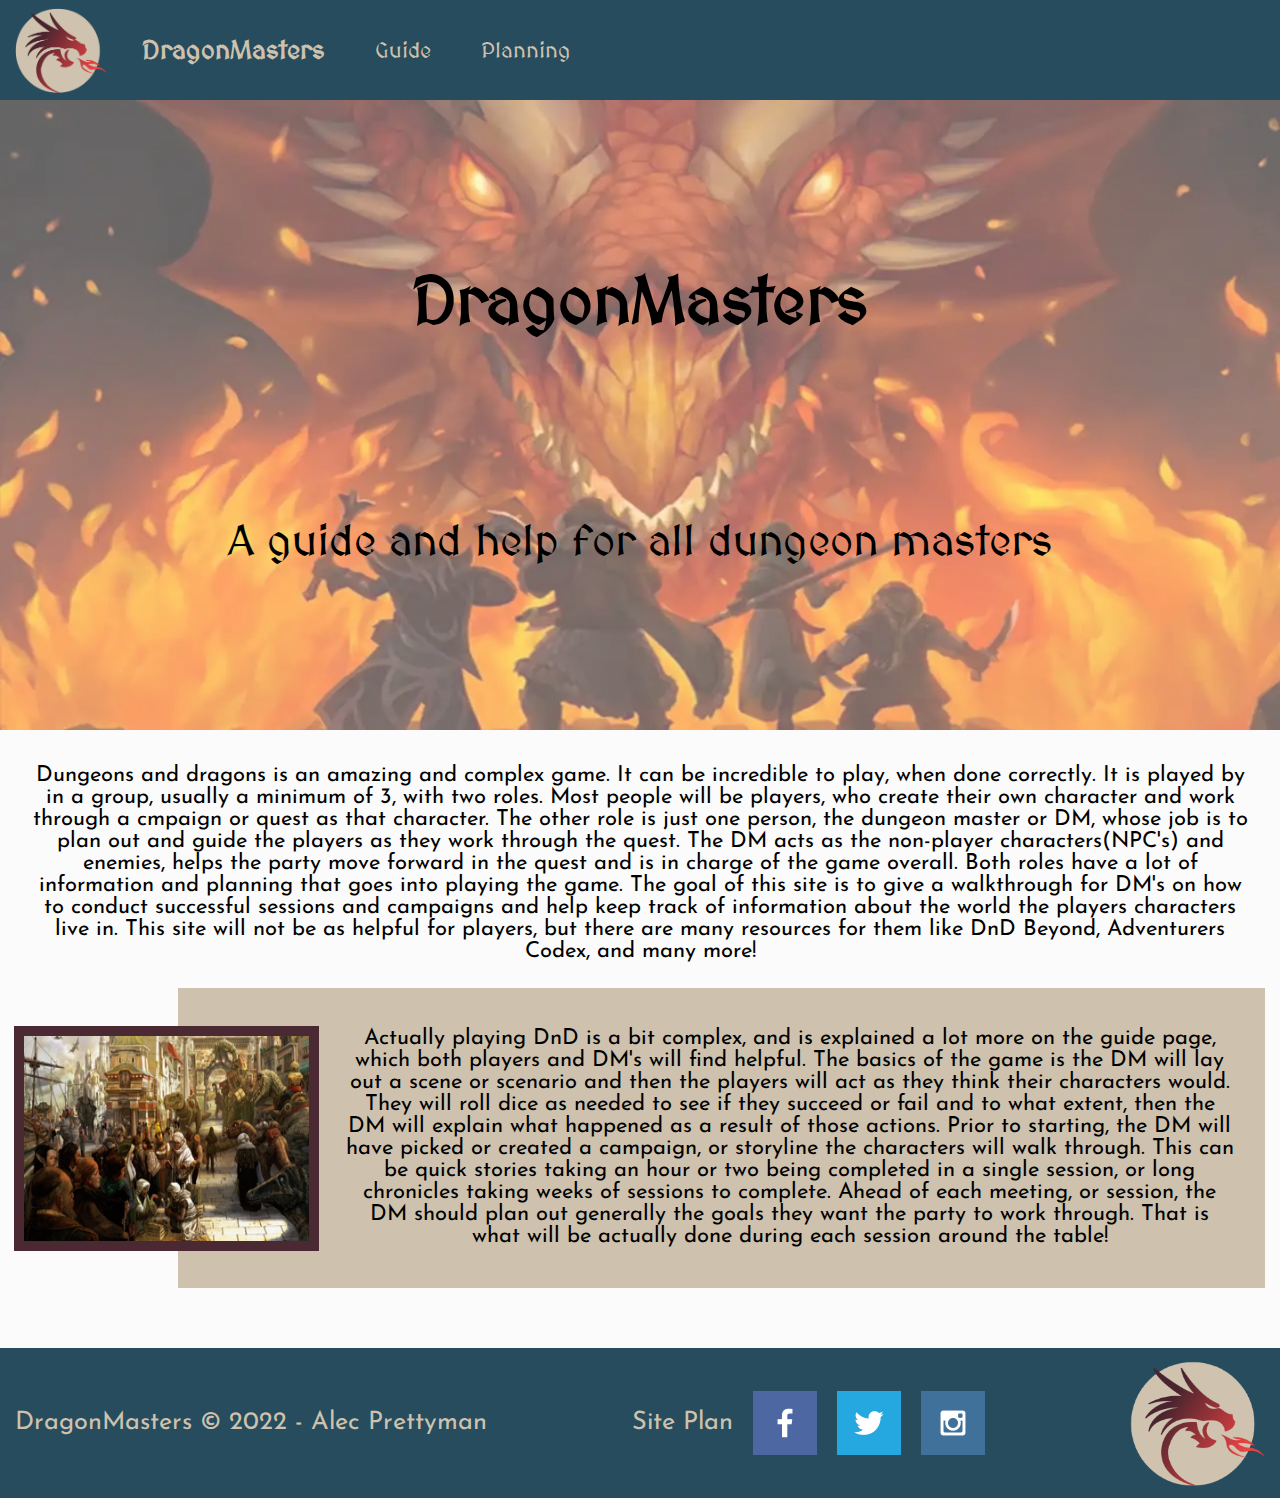
<file: dragonmaster/index.html>
<!DOCTYPE html>
<html lang="en">
<head>
  <meta charset="UTF-8">
  <meta http-equiv="X-UA-Compatible" content="IE=edge">
  <meta name="viewport" content="width=device-width, initial-scale=1.0">
  <link rel="icon" href="images/logo.png">
  <link rel="stylesheet" href="styles/styles.css">
  <title>DragonMasters</title>
</head>
<body>
  <div class="content">
    <header>
      <img src="./images/logo.png" alt="logo" class="nav-logo">
      <a href="index.html">
        <h3>DragonMasters</h3>
      </a>
      <a href="guide.html">Guide</a>
      <a href="planning.html">Planning</a>
    </header>

    <div id="opener">
      <h2 class="opac-box">DragonMasters</h2>
      <p class="opac-box">A guide and help for all dungeon masters</p>
      <img src="images/boss-battle.jpeg" alt="boss-battle-image" id="opener-img">
    </div>

    <main id="home-main">
      <p>Dungeons and dragons is an amazing and complex game. It can be incredible to play, when done correctly. It is played by in a group, usually a minimum of 3, with two roles. Most people will be players, who create their own character and work through a cmpaign or quest as that character. The other role is just one person, the dungeon master or DM, whose job is to plan out and guide the players as they work through the quest. The DM acts as the non-player characters(NPC's) and enemies, helps the party move forward in the quest and is in charge of the game overall. Both roles have a lot of information and planning that goes into playing the game. The goal of this site is to give a walkthrough for DM's on how to conduct successful sessions and campaigns and help keep track of information about the world the players characters live in. This site will not be as helpful for players, but there are many resources for them like DnD Beyond, Adventurers Codex, and many more!</p>
      <div id="bottom-text-home">
        <img class="pictures" src="images/roleplay.png" alt="role-playing-dnd" id="home-roleplay">
        <p id="bottom-text">Actually playing DnD is a bit complex, and is explained a lot more on the guide page, which both players and DM's will find helpful. The basics of the game is the DM will lay out a scene or scenario and then the players will act as they think their characters would. They will roll dice as needed to see if they succeed or fail and to what extent, then the DM will explain what happened as a result of those actions. Prior to starting, the DM will have picked or created a campaign, or storyline the characters will walk through. This can be quick stories taking an hour or two being completed in a single session, or long chronicles taking weeks of sessions to complete. Ahead of each meeting, or session, the DM should plan out generally the goals they want the party to work through. That is what will be actually done during each session around the table!</p>
      </div>
    </main>

    <footer>
      <p>DragonMasters &copy; 2022 - Alec Prettyman</p>
      <div class="social">
        <p><a href="site-plan.html">Site Plan</a></p>
        <a href="https://facebook.com" target="_blank">
          <img src="images/facebook.png" alt="fb icon">
        </a>
        <a href="https://twitter.com" target="_blank">
          <img src="images/twitter.png" alt="twitter icon">
        </a>
        <a href="https://instagram.com" target="_blank">
          <img src="images/instagram.png" alt="instagram icon">
        </a>
      </div>
      <img src="images/logo.png" alt="footer-logo" class="footer-logo">
    </footer>
  </div>
</body>
</html>
</file>
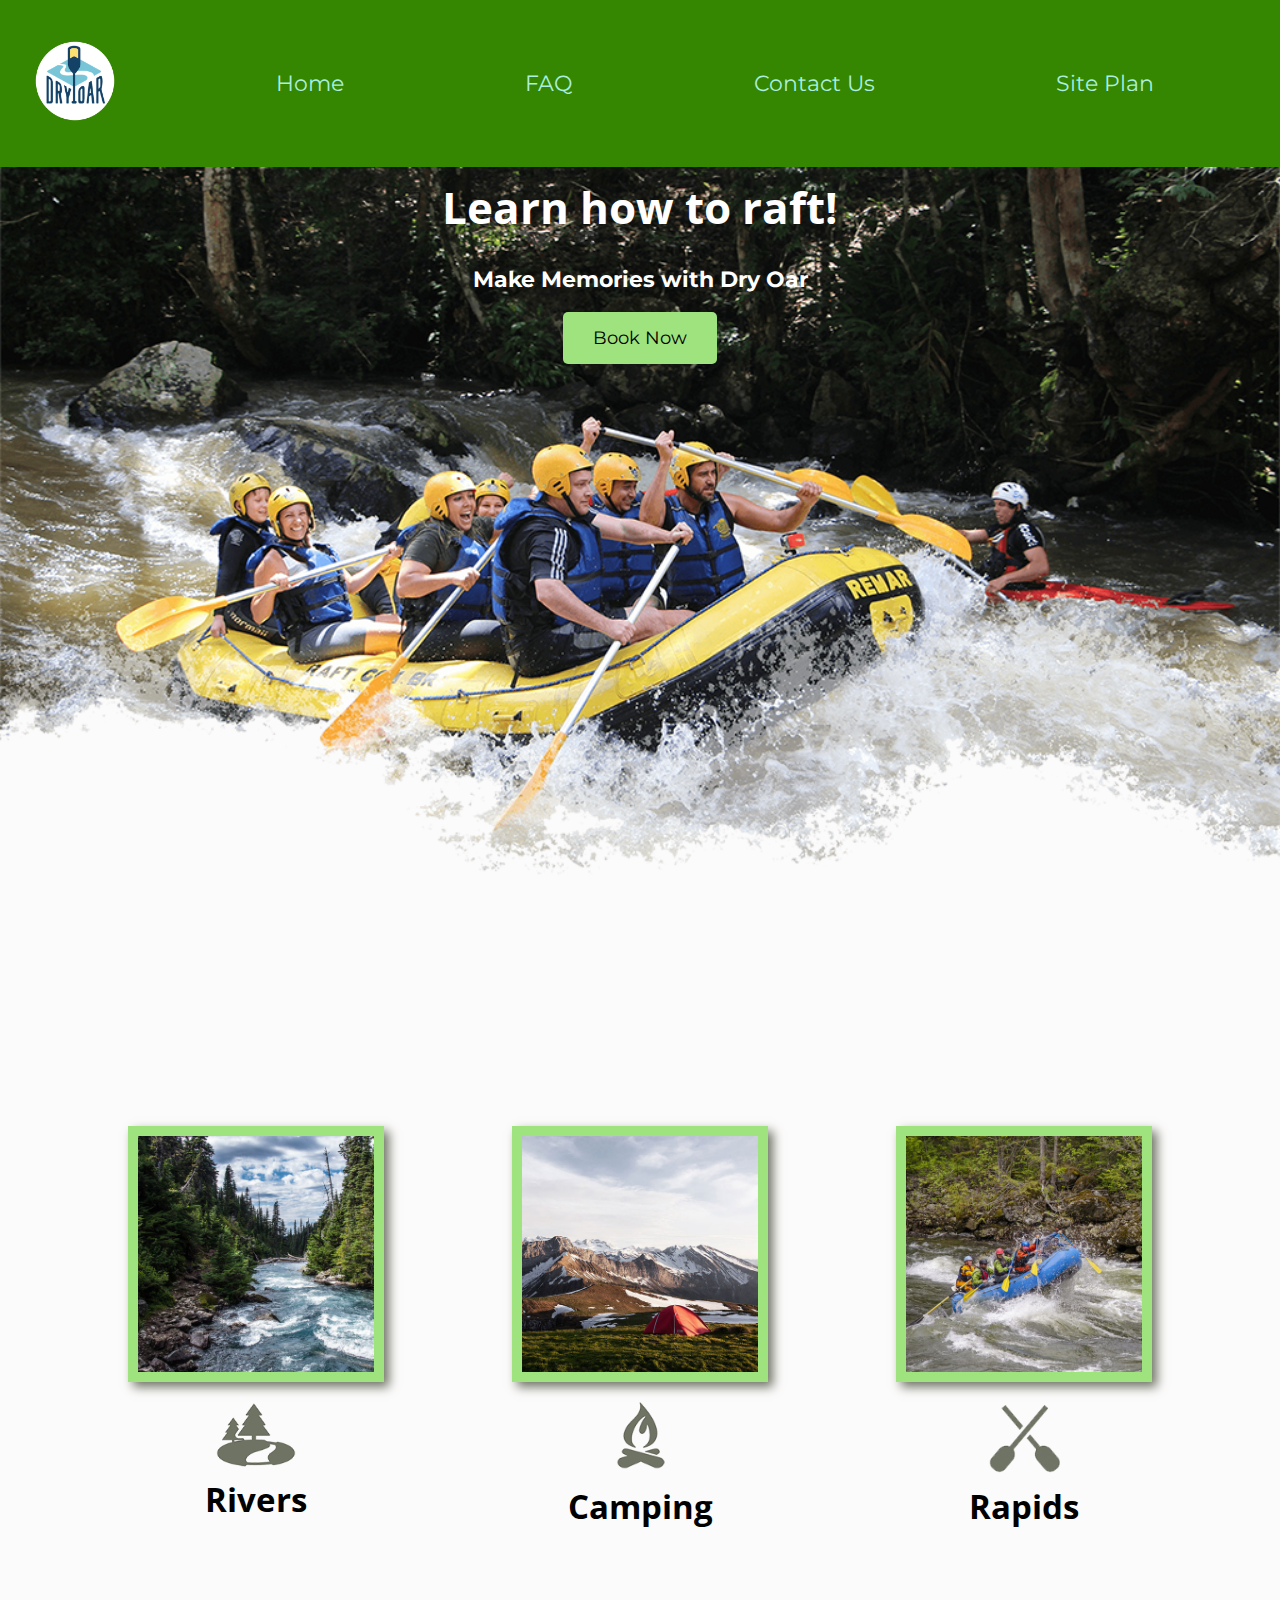
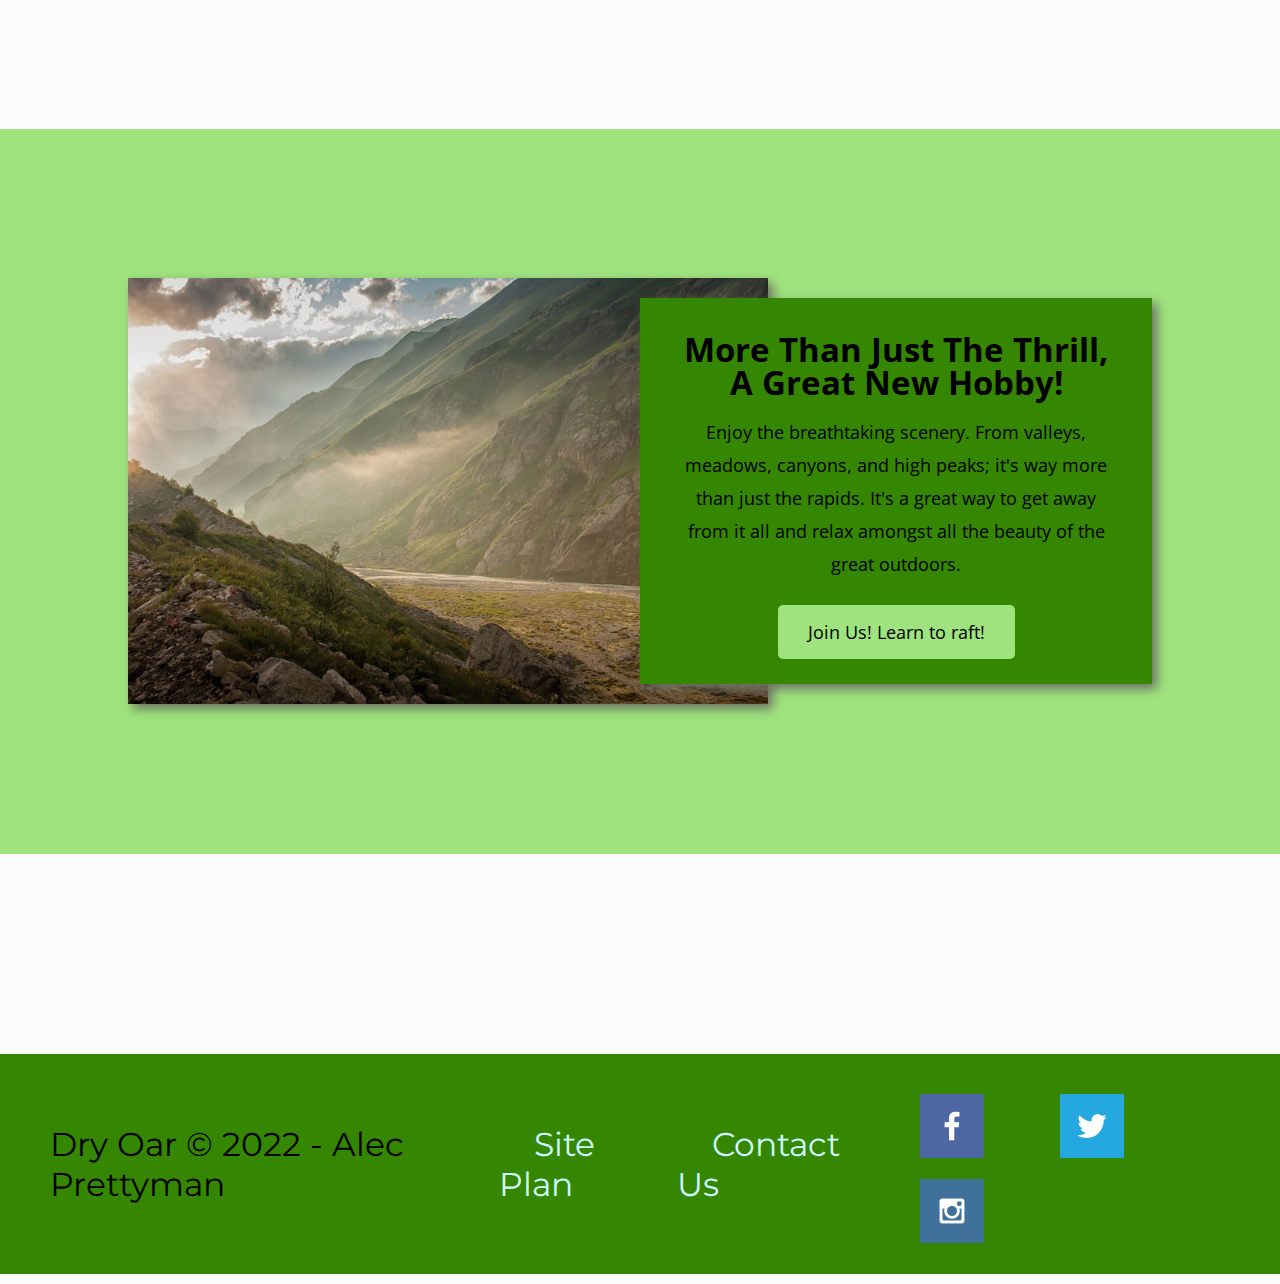
<file: wwr/index.html>
<!DOCTYPE html>
<html lang="en">
<head>
  <meta charset="UTF-8">
  <meta http-equiv="X-UA-Compatible" content="IE=edge">
  <meta name="viewport" content="width=device-width, initial-scale=1.0">
  <title>Dry Oar Whitewater Rafting Home</title>
  <link rel="stylesheet" href="styles/style.css">
</head>
<body>
  <div id="content">
    <header>
      <a href="index.html" id="logo_link">
        <img src="images/logo.png" alt="Main Logo" class="logo">
      </a>
      <nav>
        <a href="index.html">Home</a>
        <a href="faq.html">FAQ</a>
        <a href="./contactus.html">Contact Us</a>
        <a href="./site-plan-rafting.html">Site Plan</a>
      </nav>
    </header>

    <div id="hero">
      <div id="hero-box">
        <img id="hero-img" src="images/hero.png" alt="People enjoying white water rafting">
      </div>
      <section id="hero-msg">
          <h2 class="home-title">Learn how to raft!</h2>
          <h4>Make Memories with Dry Oar</h4>
          <div class='button-box'>
              <a href="rates.html" class='book'>Book Now</a>
          </div>
      </section>
    </div>

    <main class="home-grid">
      <section class="rivers-card">
        <img src="images/rivers.jpeg" alt="river in forest" class="card-img">
        <img src="images/river_icon.png" alt="river icon" class="icon">
        <h2>Rivers</h2>
      </section>
      <section class="camping-card">
          <img src="images/camping.jpeg" alt="tent in mountains" class="card-img">
          <img src="images/fire_icon.png" alt="fire icon" class="icon">
          <h2>Camping</h2>
      </section>
      <section class="rapids-card">
          <img src="images/rapids.jpeg" alt="rafting boat" class="card-img">
          <img src="images/oars.png" alt="oars icon" class="icon">
          <h2>Rapids</h2>
      </section>
      <div id="background"></div>
      <img class="mountains" src="images/mountains.jpeg" alt="Misty mountains">
      <section class="msg">
          <h2>More Than Just The Thrill, A Great New Hobby!</h2>
          <p>Enjoy the breathtaking scenery. From valleys, meadows, canyons, and high peaks; it's way more than just the rapids. It's a great way to get away from it all and relax amongst all the beauty of the great outdoors. </p>
          <a class='join' href="rivers.html">Join Us! Learn to raft!</a>
      </section>

    </main>

    <footer>
      <p>Dry Oar &copy; 2022 - Alec Prettyman</p>
      <p><a href="site-plan-rafting.html">Site Plan</a></p>
      <p><a href="contactus.html">Contact Us</a></p>
      <div class="social">
          <a href="https://facebook.com" target="_blank">
              <img src="images/facebook.png" alt="fb icon">
          </a>
          <a href="https://twitter.com" target="_blank">
              <img src="images/twitter.png" alt="twitter icon">
          </a>
          <a href="https://instagram.com" target="_blank">
              <img src="images/instagram.png" alt="instagram icon">
          </a>
      </div>
    </footer>
  </div>
</body>
</html>
</file>
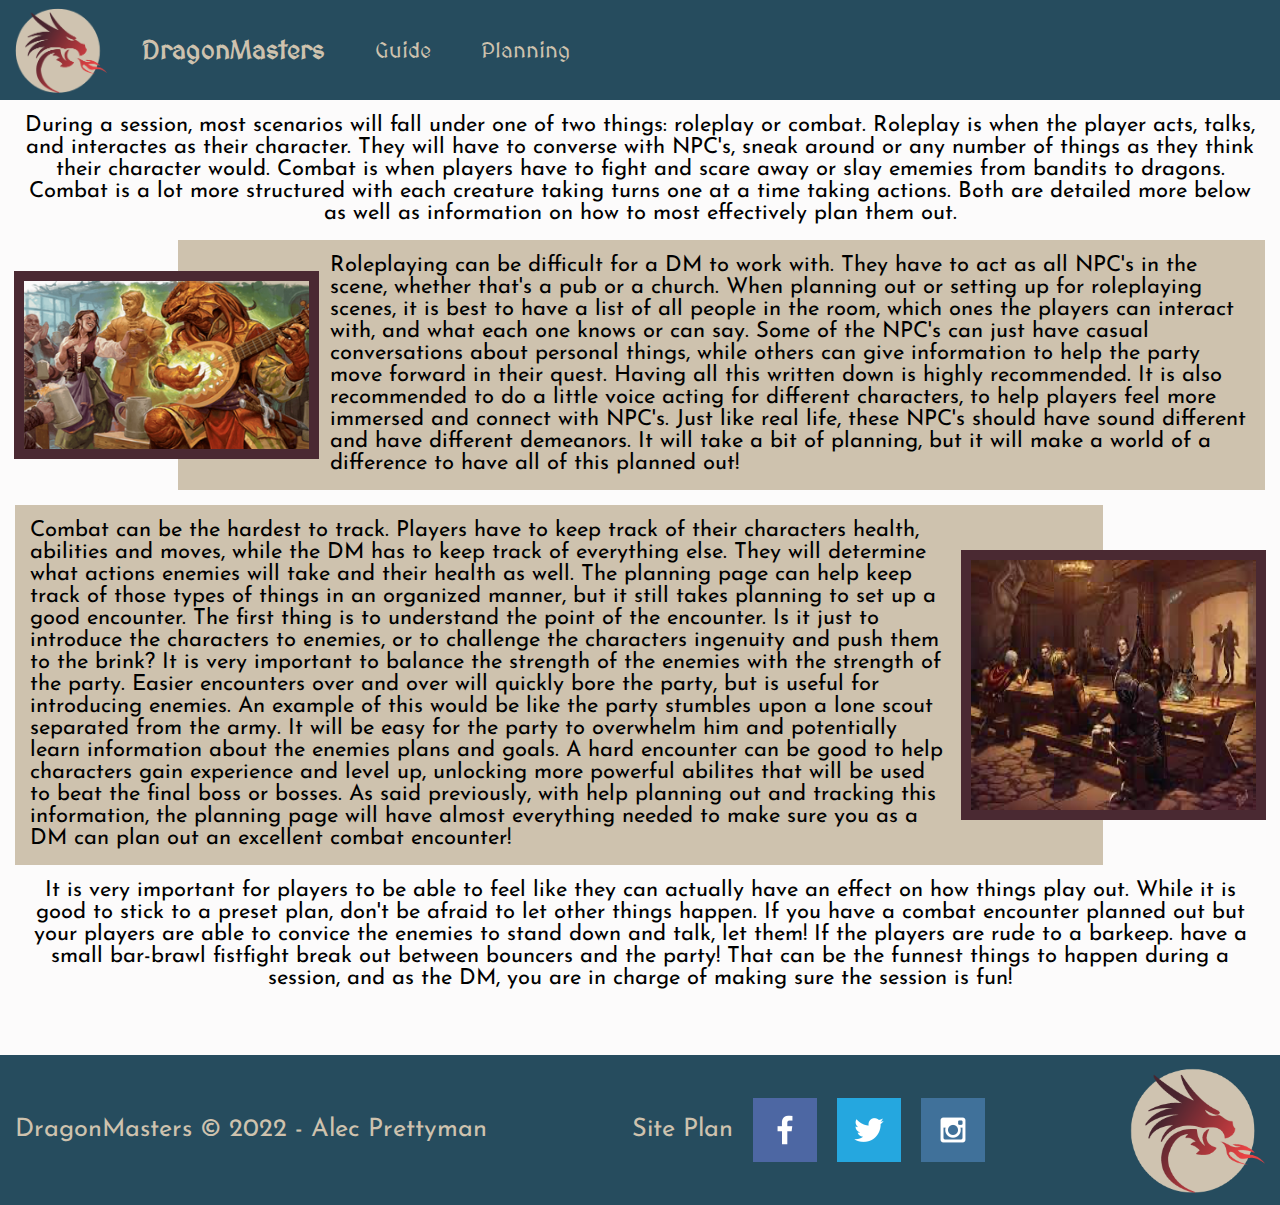
<file: dragonmaster/guide.html>
<!DOCTYPE html>
<html lang="en">
<head>
  <meta charset="UTF-8">
  <meta http-equiv="X-UA-Compatible" content="IE=edge">
  <meta name="viewport" content="width=device-width, initial-scale=1.0">
  <link rel="icon" href="images/logo.png">
  <link rel="stylesheet" href="styles/styles.css">
  <title>DragonMasters Guide</title>
</head>
<body>
  <div class="content">
    <header>
      <img src="./images/logo.png" alt="logo" class="nav-logo">
      <a href="index.html">
        <h3>DragonMasters</h3>
      </a>
      <a href="guide.html">Guide</a>
      <a href="planning.html">Planning</a>
    </header>

    <main>
      <p id="guide-main-text">During a session, most scenarios will fall under one of two things: roleplay or combat. Roleplay is when the player acts, talks, and interactes as their character. They will have to converse with NPC's, sneak around or any number of things as they think their character would. Combat is when players have to fight and scare away or slay ememies from bandits to dragons. Combat is a lot more structured with each creature taking turns one at a time taking actions. Both are detailed more below as well as information on how to most effectively plan them out.</p>
      <div id="guide-roleplaying-div">
        <img class="pictures" id="guide-roleplaying-picture" src="images/roleplay-guide-image.png" alt="roleplay-guide">
        <p id="guide-roleplaying-text">Roleplaying can be difficult for a DM to work with. They have to act as all NPC's in the scene, whether that's a pub or a church. When planning out or setting up for roleplaying scenes, it is best to have a list of all people in the room, which ones the players can interact with, and what each one knows or can say. Some of the NPC's can just have casual conversations about personal things, while others can give information to help the party move forward in their quest. Having all this written down is highly recommended. It is also recommended to do a little voice acting for different characters, to help players feel more immersed and connect with NPC's. Just like real life, these NPC's should have sound different and have different demeanors. It will take a bit of planning, but it will make a world of a difference to have all of this planned out!</p>
      </div>
      <div id="guide-combat-div">
        <p id="guide-combat-text">Combat can be the hardest to track. Players have to keep track of their characters health, abilities and moves, while the DM has to keep track of everything else. They will determine what actions enemies will take and their health as well. The planning page can help keep track of those types of things in an organized manner, but it still takes planning to set up a good encounter. The first thing is to understand the point of the encounter. Is it just to introduce the characters to enemies, or to challenge the characters ingenuity and push them to the brink? It is very important to balance the strength of the enemies with the strength of the party. Easier encounters over and over will quickly bore the party, but is useful for introducing enemies. An example of this would be like the party stumbles upon a lone scout separated from the army. It will be easy for the party to overwhelm him and potentially learn information about the enemies plans and goals. A hard encounter can be good to help characters gain experience and level up, unlocking more powerful abilites that will be used to beat the final boss or bosses. As said previously, with help planning out and tracking this information, the planning page will have almost everything needed to make sure you as a DM can plan out an excellent combat encounter!</p>
        <img id="guide-combat-picture" class="pictures" src="images/pub-fight.png" alt="pub-fight">
      </div>
      <p id="guide-bottom-text">It is very important for players to be able to feel like they can actually have an effect on how things play out. While it is good to stick to a preset plan, don't be afraid to let other things happen. If you have a combat encounter planned out but your players are able to convice the enemies to stand down and talk, let them! If the players are rude to a barkeep. have a small bar-brawl fistfight break out between bouncers and the party! That can be the funnest things to happen during a session, and as the DM, you are in charge of making sure the session is fun!</p>
    </main>

    <footer>
      <p>DragonMasters &copy; 2022 - Alec Prettyman</p>
      <div class="social">
        <p><a href="site-plan.html">Site Plan</a></p>
        <a href="https://facebook.com" target="_blank">
          <img src="images/facebook.png" alt="fb icon">
        </a>
        <a href="https://twitter.com" target="_blank">
          <img src="images/twitter.png" alt="twitter icon">
        </a>
        <a href="https://instagram.com" target="_blank">
          <img src="images/instagram.png" alt="instagram icon">
        </a>
      </div>
      <img src="images/logo.png" alt="footer-logo" class="footer-logo">
    </footer>
  </div>
</body>
</html>
</file>
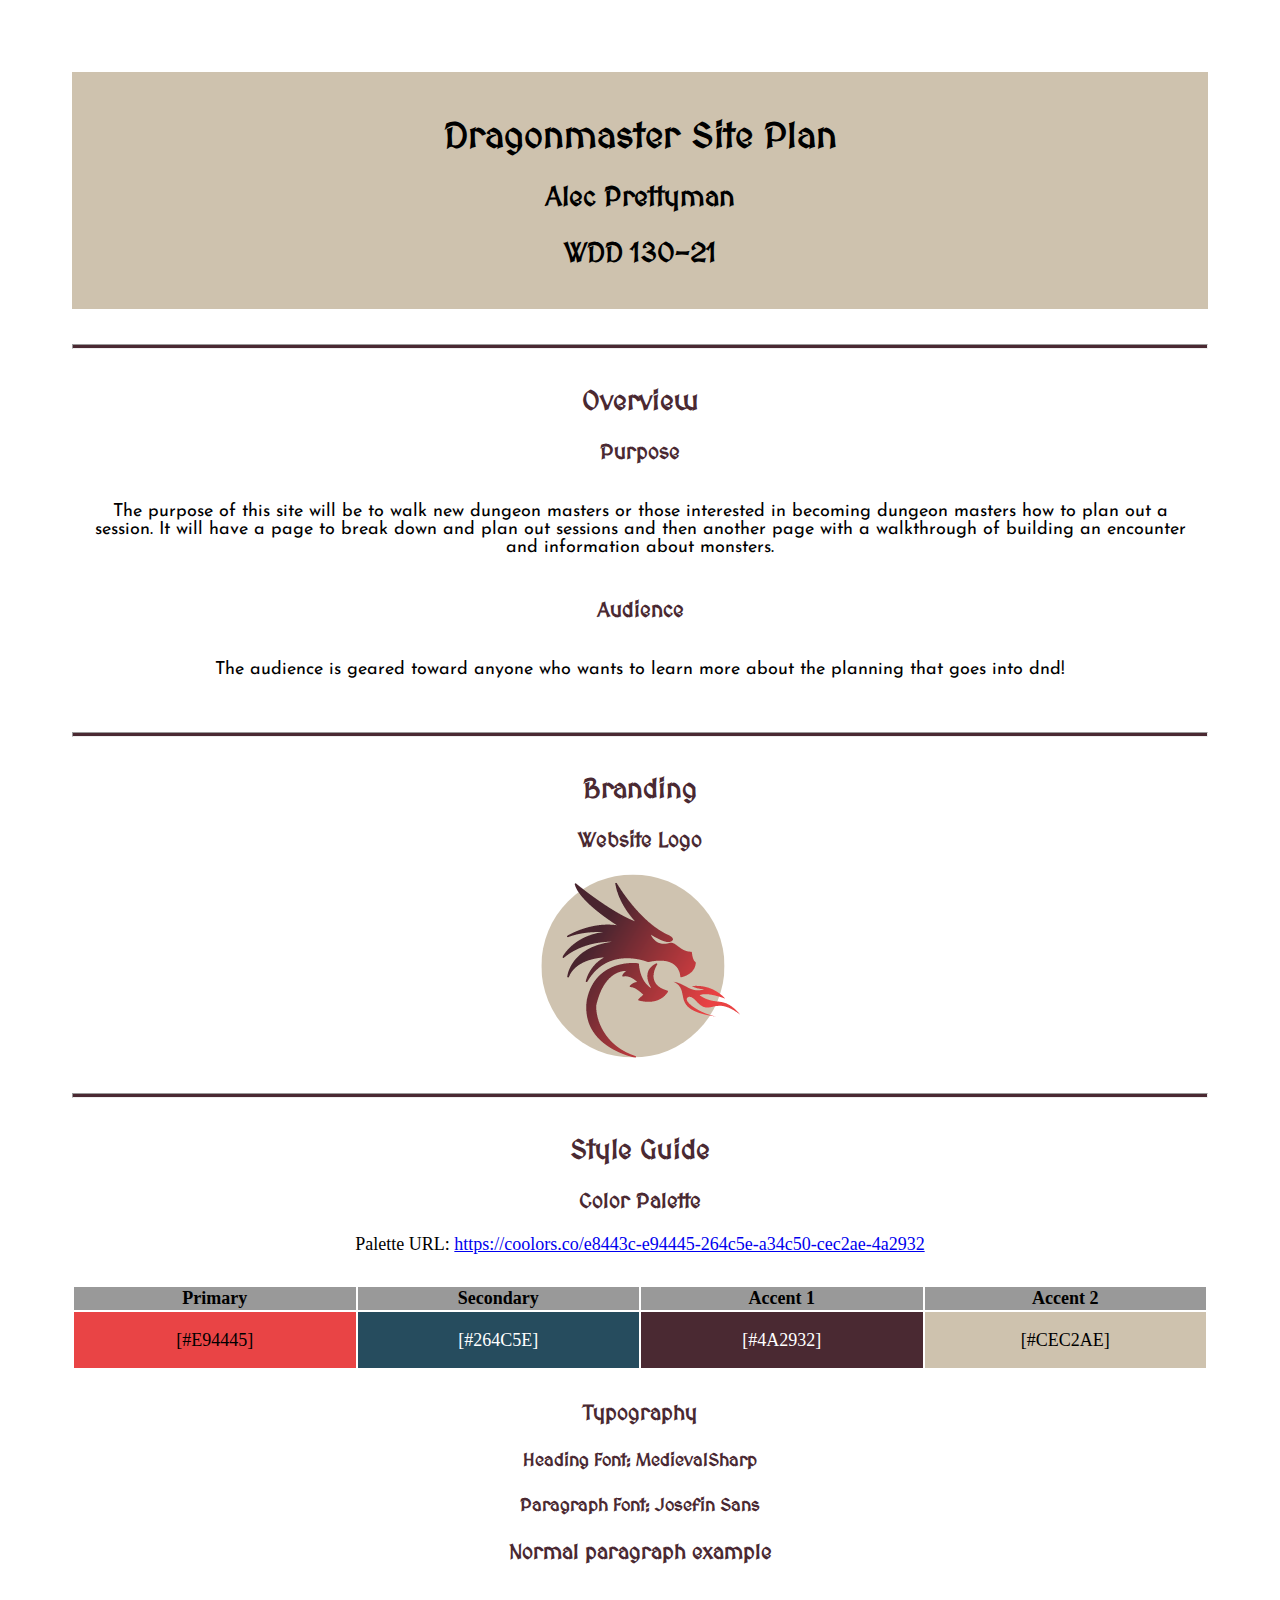
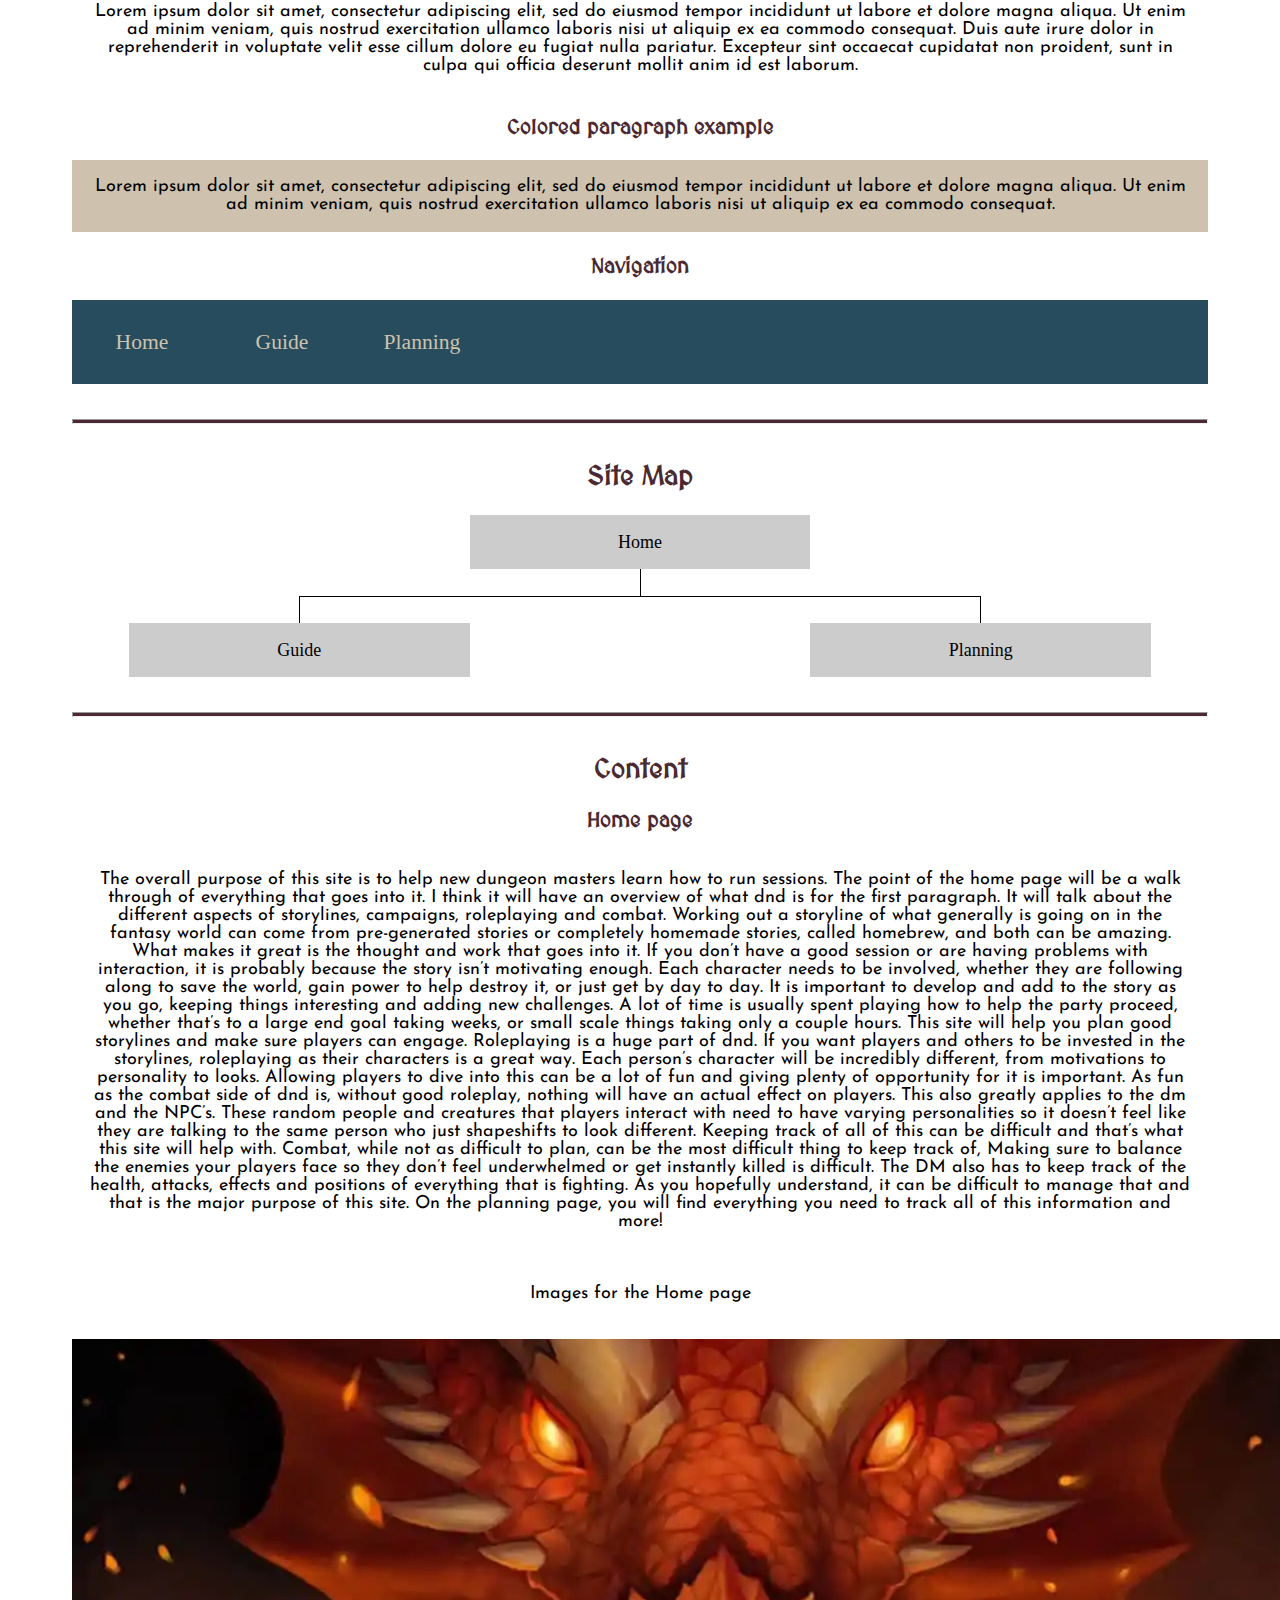
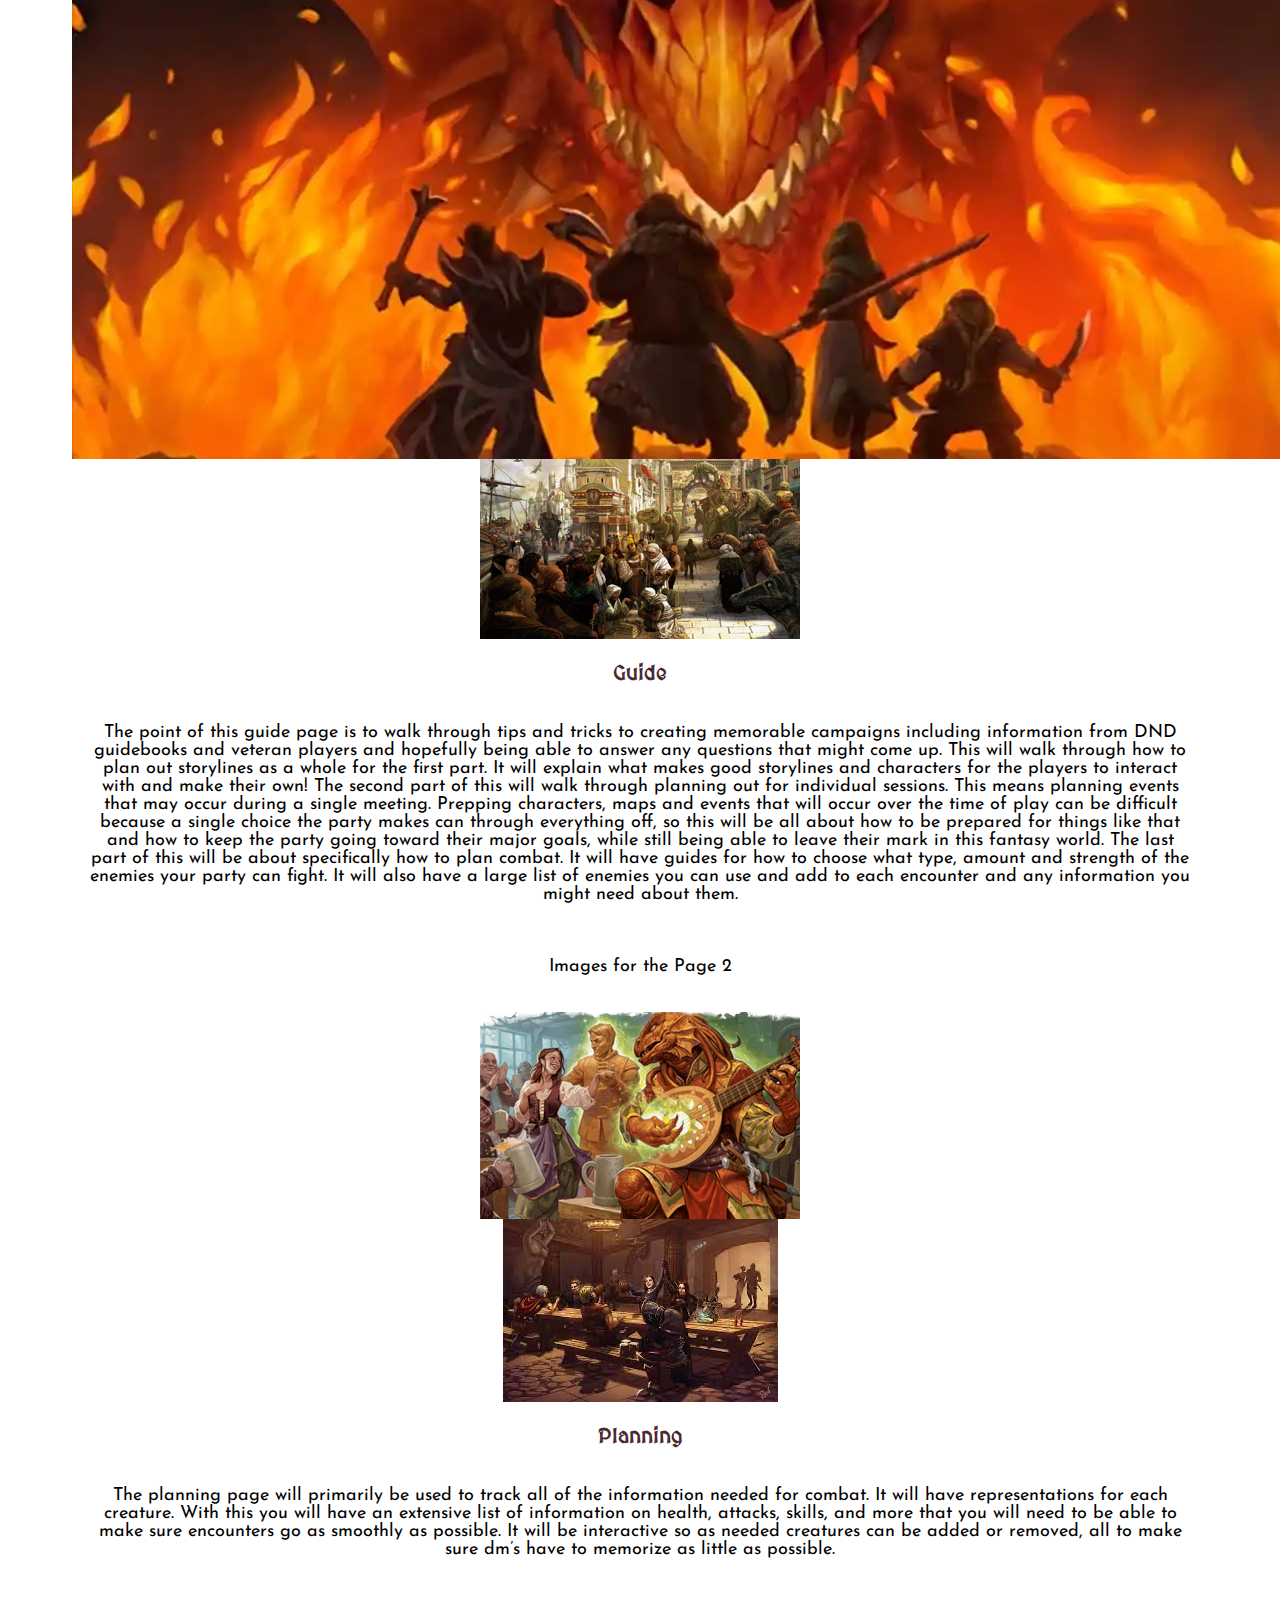
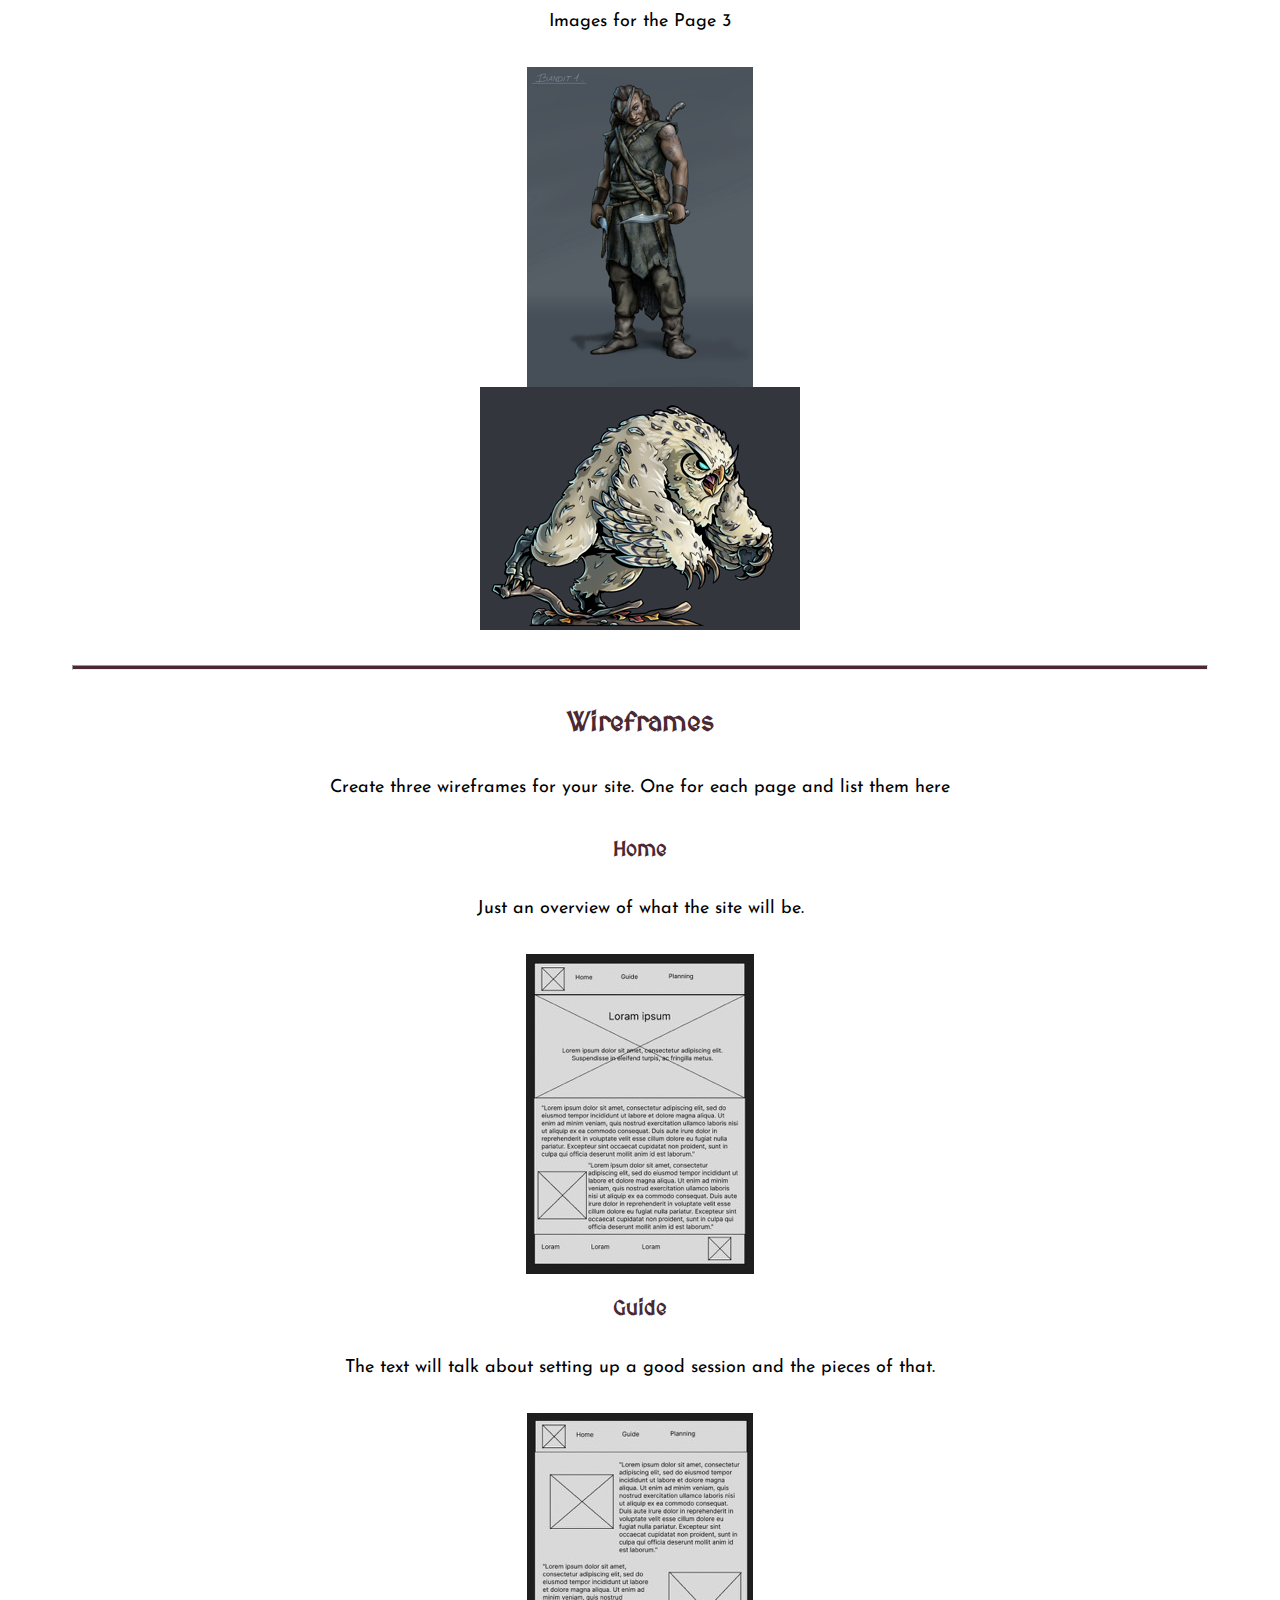
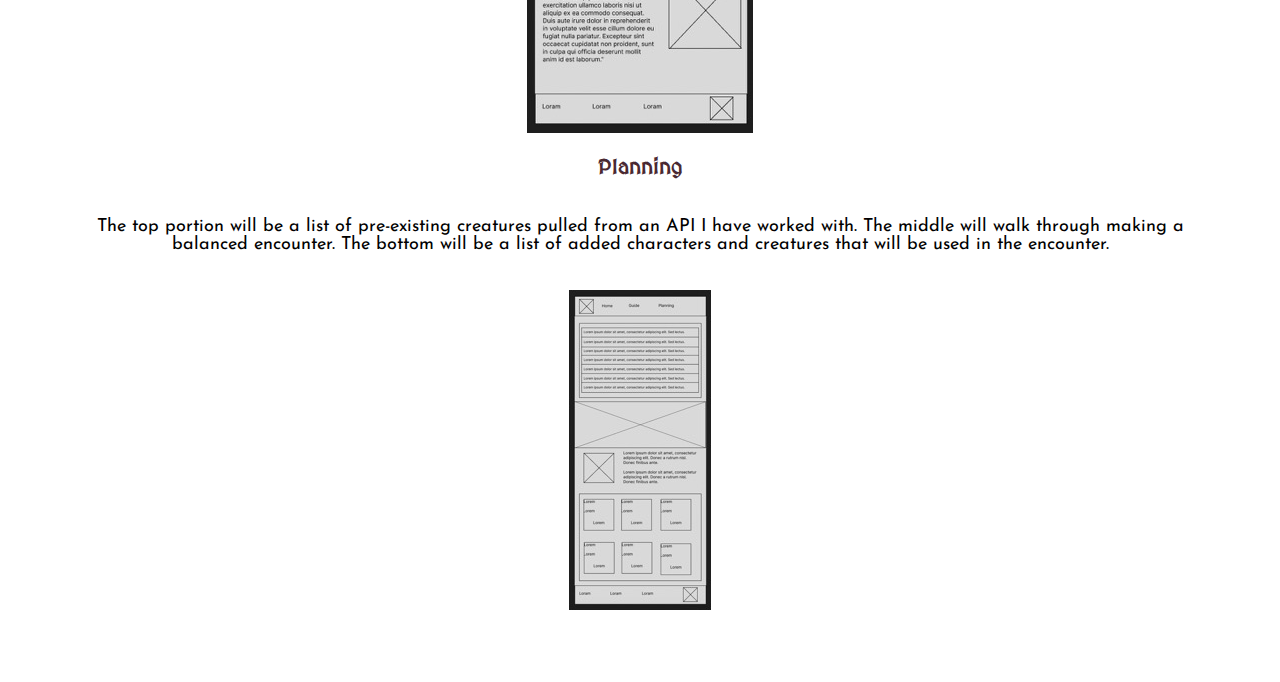
<file: dragonmaster/site-plan.html>
<!DOCTYPE html>
<html lang="en-us">
    
  <head>
    <meta charset="utf-8">
    <title>Site Plan</title>
    <link type="text/css" rel="stylesheet" href="styles/site-plan.css">
  </head>

  <body>
    <header>
      <h1>Dragonmaster Site Plan</h1>
      <h2>Alec Prettyman</h2>
      <h2>WDD 130-21</h2>
      <!-- In the header above, add the name or your site, your name and class number. For example if you are in section 3 you would put WDD 130.03 -->
    </header>
    <main>

      <!-- ------------------------Steps 2-3------------------------------ -->
      <hr>
      <h2>Overview</h2>
      <h3>Purpose</h3>
      <p>The purpose of this site will be to walk new dungeon masters or those interested in becoming dungeon masters how to plan out a session. It will have a page to break down and plan out sessions and then another page with a walkthrough of building an encounter and information about monsters.</p>  <!-- change this -->


      <h3>Audience</h3>
      <p>The audience is geared toward anyone who wants to learn more about the planning that goes into dnd!</p>  <!-- change this -->

      <hr>
      <h2>Branding</h2>
      <h3>Website Logo</h3>
      <!-- Replace this with some sort of logo for your site.  A logo can be as simple as the name of your site in a nice font :) -->
      <img src="images/logo.png" alt="Logo-image">
      <hr>
      <h2>
        Style Guide
      </h2>

      <!-- ------------------------Steps 4-8------------------------------ -->

      <h3>
        Color Palette
      </h3>
      <!--  The colors you choose for a website are one of the most important decisions you will make. Follow the instructions on the activity in iLearn then return and replace the color codes below with the hex color codes (the 6 digit numbers that show at the bottom of each color) for the colors you have chosen below.  You should have at least 2 colors but do not have to fill in all 4 if you do not need them.  -->

      <!-- Copy and paste the URL to your finished palette below Make sure to paste it into both spots -->
      Palette URL: <a href="https://coolors.co/e8443c-e94445-264c5e-a34c50-cec2ae-4a2932" target="_blank">https://coolors.co/e8443c-e94445-264c5e-a34c50-cec2ae-4a2932</a>


      <table class="colors">
        <tr><th>Primary</th><th>Secondary</th><th>Accent 1</th><th>Accent 2</th></tr>
        <!-- Replace the numbers in the boxes below with your hex color codes. Then switch to the site-plan.css file and change your colors there as well. -->
        <tr><td class="primary">[#E94445]</td><td class="secondary">[#264C5E]</td><td class="accent1">[#4A2932]</td><td class="accent2">[#CEC2AE]</td></tr>
      </table>

      <!-- ------------------------Step 9------------------------------ -->

      <h3>
        Typography
      </h3>
      <!-- Choose a font for your paragraphs (body copy) and headlines. What font(s) have you chosen? Why did you choose what you did?  Make sure to review the list of web safe fonts at W3Schools.org as a starting point.  Think also about which of your colors above you might use for background and font colors. -->

      <h4>
        Heading Font: MedievalSharp  <!-- change this -->
      </h4>
      <h4>
        Paragraph Font: Josefin Sans  <!-- change this -->
      </h4>
      <h3>
        Normal paragraph example
      </h3>
      <p>
        Lorem ipsum dolor sit amet, consectetur adipiscing elit, sed do eiusmod tempor incididunt ut labore et dolore magna aliqua. Ut enim ad minim veniam, quis nostrud exercitation ullamco laboris nisi ut aliquip ex ea commodo consequat. Duis aute irure dolor in reprehenderit in voluptate velit esse cillum dolore eu fugiat nulla pariatur. Excepteur sint occaecat cupidatat non proident, sunt in culpa qui officia deserunt mollit anim id est laborum.
      </p>
      <h3>
        Colored paragraph example
      </h3>
      <p class="colored">
        Lorem ipsum dolor sit amet, consectetur adipiscing elit, sed do eiusmod tempor incididunt ut labore et dolore magna aliqua. Ut enim ad minim veniam, quis nostrud exercitation ullamco laboris nisi ut aliquip ex ea commodo consequat. 
      </p>

      <!-- ------------------------Step 10------------------------------ -->

      <h3>
        Navigation
      </h3>
      <!-- Think about how you want your navigation bar to look. In the site-plan.css file change the colors to your colors to get the look you desire. --> 
      <nav>
        <a href="#">Home</a>
        <a href="#">Guide</a>
        <a href="#">Planning</a>
      </nav>
      <hr>
      <h2>
        Site Map
      </h2>
      <div class="sitemap">
        <div class="sm-home">
          Home
        </div>
        <div class="sm-page2">
          Guide <!-- change this -->
        </div>
        <div class="sm-page3">
          Planning  <!-- change this -->
        </div>

        <div class="top">
          &nbsp;
        </div>
        <div class="left">
          &nbsp;
        </div>
        <div class="right">
          &nbsp;
        </div>

      </div>

      <!-- --------Content Section -------------- -->
      <hr>
      <h2>
        Content
      </h2>
      <h3>Home page</h3>
      <p>
        The overall purpose of this site is to help new dungeon masters learn how to run sessions. The point of the home page will be a walk through of everything that goes into it. I think it will have an overview of what dnd is for the first paragraph. It will talk about the different aspects of storylines, campaigns, roleplaying and combat. 
        Working out a storyline of what generally is going on in the fantasy world can come from pre-generated stories or completely homemade stories, called homebrew, and both can be amazing. What makes it great is the thought and work that goes into it. If you don’t have a good session or are having problems with interaction, it is probably because the story isn’t motivating enough. Each character needs to be involved, whether they are following along to save the world, gain power to help destroy it, or just get by day to day. It is important to develop and add to the story as you go, keeping things interesting and adding new challenges. A lot of time is usually spent playing how to help the party proceed, whether that’s to a large end goal taking weeks, or small scale things taking only a couple hours. This site will help you plan good storylines and make sure players can engage.
        Roleplaying is a huge part of dnd. If you want players and others to be invested in the storylines, roleplaying as their characters is a great way. Each person’s character will be incredibly different, from motivations to personality to looks. Allowing players to dive into this can be a lot of fun and giving plenty of opportunity for it is important. As fun as the combat side of dnd is, without good roleplay, nothing will have an actual effect on players. This also greatly applies to the dm and the NPC’s. These random people and creatures that players interact with need to have varying personalities so it doesn’t feel like they are talking to the same person who just shapeshifts to look different. Keeping track of all of this can be difficult and that’s what this site will help with.
        Combat, while not as difficult to plan, can be the most difficult thing to keep track of, Making sure to balance the enemies your players face so they don’t feel underwhelmed or get instantly killed is difficult. The DM also has to keep track of the health, attacks, effects and positions of everything that is fighting. As you hopefully understand, it can be difficult to manage that and that is the major purpose of this site. On the planning page, you will find everything you need to track all of this information and more!

      </p>
      <p>Images for the Home page</p>
        <img src="./images/boss-battle.jpeg" alt="image for homepage">
        <img src="./images/roleplay.png" alt="image for homepage">

      </ul>
      <h3>Guide</h3>
      <p>
        The point of this guide page is to walk through tips and tricks to creating memorable campaigns including information from DND guidebooks and veteran players and hopefully being able to answer any questions that might come up. This will walk through how to plan out storylines as a whole for the first part. It will explain what makes good storylines and characters for the players to interact with and make their own!
        The second part of this will walk through planning out for individual sessions. This means planning events that may occur during a single meeting. Prepping characters, maps and events that will occur over the time of play can be difficult because a single choice the party makes can through everything off, so this will be all about how to be prepared for things like that and how to keep the party going toward their major goals, while still being able to leave their mark in this fantasy world.
        The last part of this will be about specifically how to plan combat. It will have guides for how to choose what type,  amount and strength of the enemies your party can fight. It will also have a large list of enemies you can use and add to each encounter and any information you might need about them.

      </p>
      <p>Images for the Page 2</p>
        <img src="./images/roleplay-guide-image.png" alt="image for page">
        <img src="./images/pub-fight.png" alt="image for page">

      </ul>
      <h3>Planning</h3>
      <p>
        The planning page will primarily be used to track all of the information needed for combat. It will have representations for each creature. With this you will have an extensive list of information on health, attacks, skills, and more that you will need to be able to make sure encounters go as smoothly as possible. It will be interactive so as needed creatures can be added or removed, all to make sure dm’s have to memorize as little as possible.
      </p>
      <p>Images for the Page 3</p>
        <img src="./images/bandit.png" alt="image for page3">
        <img src="./images/owlbear.png" alt="image for page3">

      </ul>
      <hr>
      <h2>
        Wireframes
      </h2>
      <p>
        Create three wireframes for your site. One for each page and list them here</p>

      <h3>Home</h3>
      <p>         
        Just an overview of what the site will be.
      </p>
      <img src="./images/Home-wreframe.jpeg" alt="home page wireframe">

      <h3>Guide</h3>
      <p>         
        The text will talk about setting up a good session and the pieces of that.
      </p>
      <img src="./images/Guide-wireframe.jpeg" alt="guide wireframe">

      <h3>Planning</h3>
      <p>         
        The top portion will be a list of pre-existing creatures pulled from an API I have worked with. The middle will walk through making a balanced encounter. The bottom will be a list of added characters and creatures that will be used in the encounter.
      </p>
      <img src="./images/Planning-wireframe.jpeg" alt="planning wireframe">
    </main>
  </body>

</html>
</file>
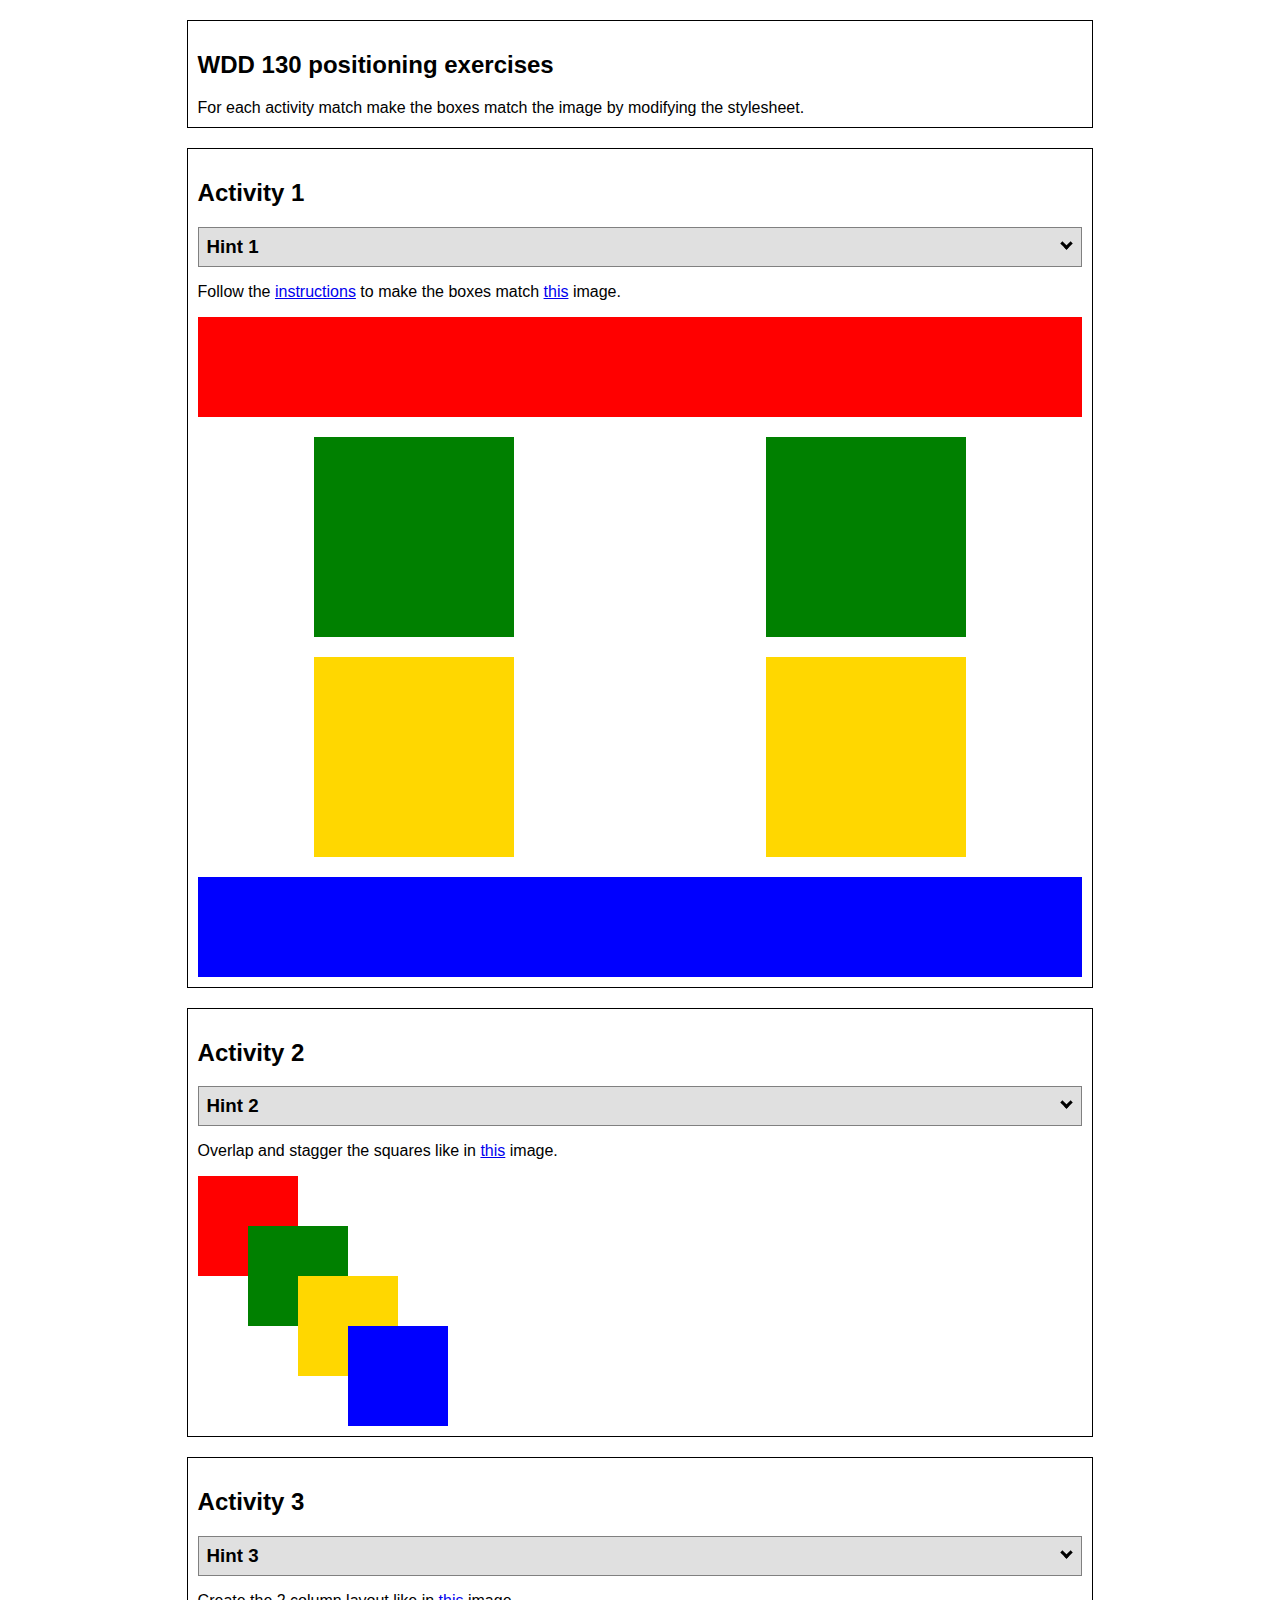
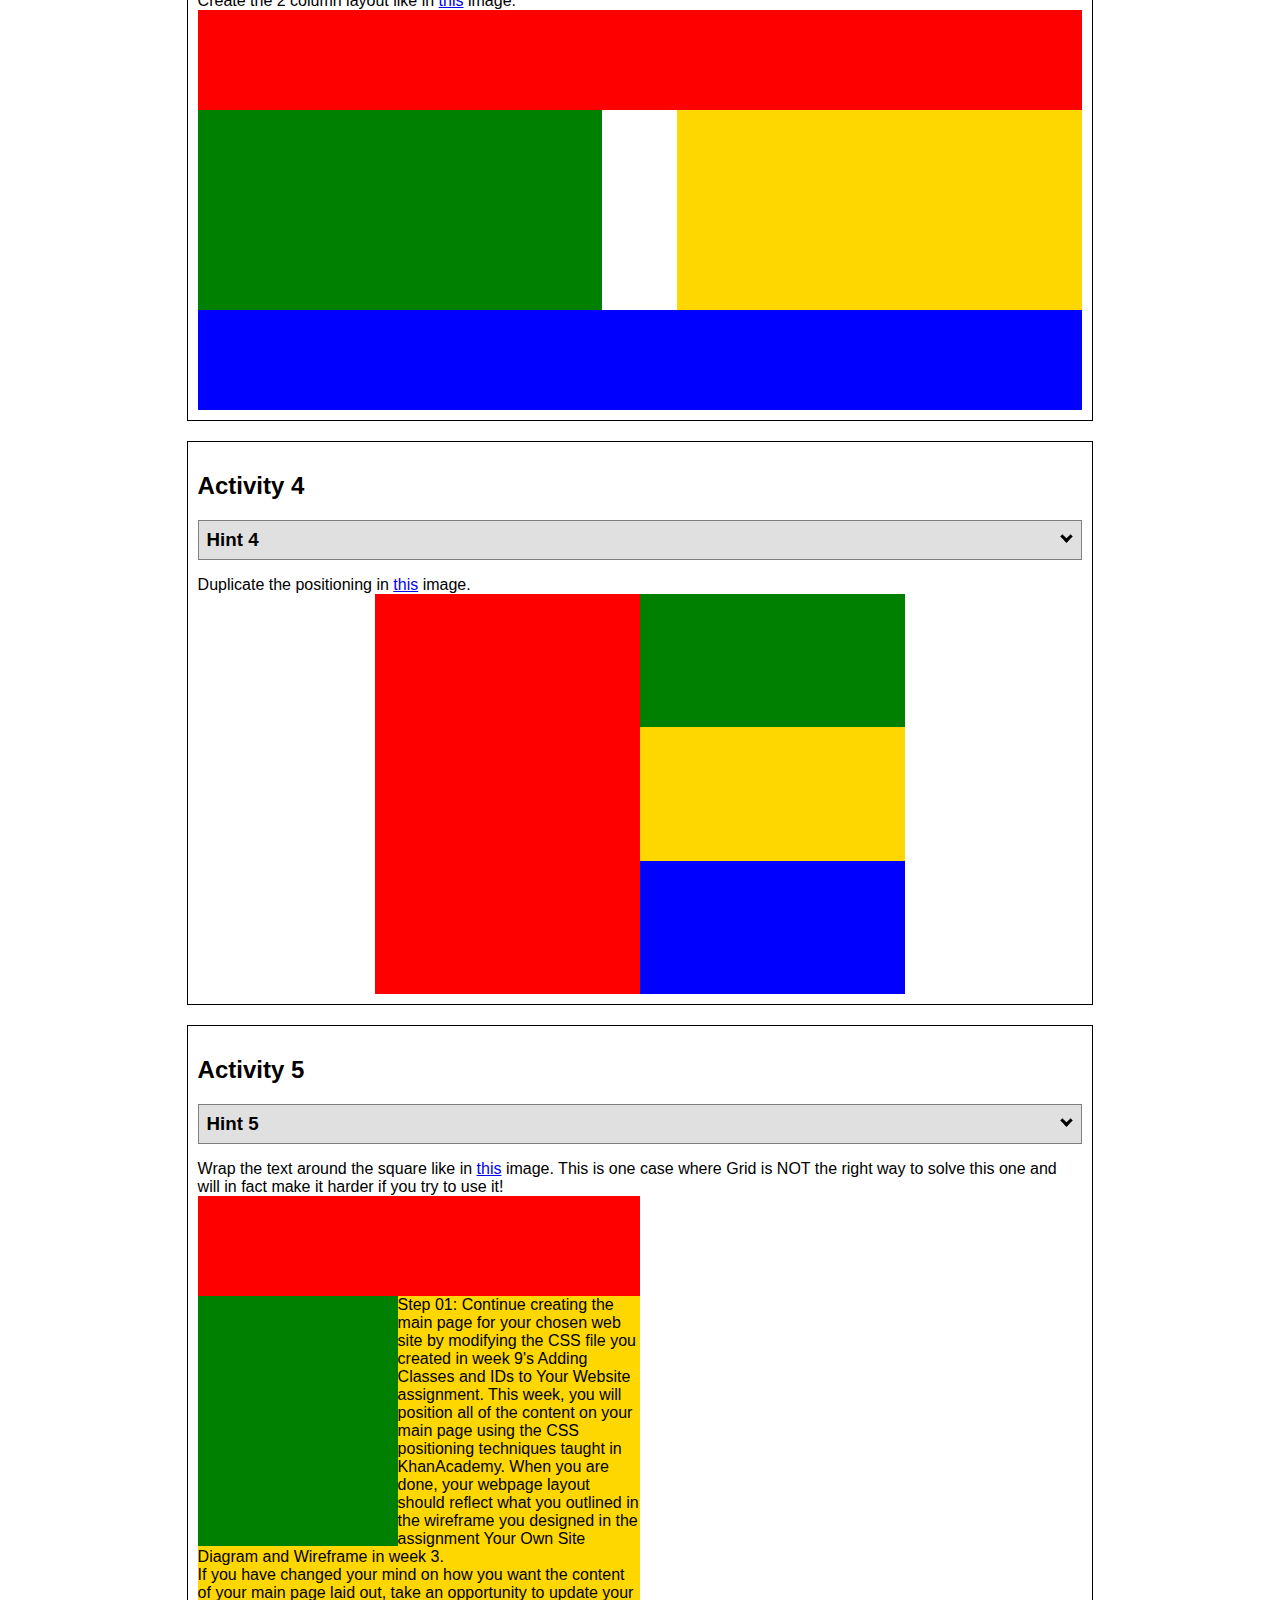
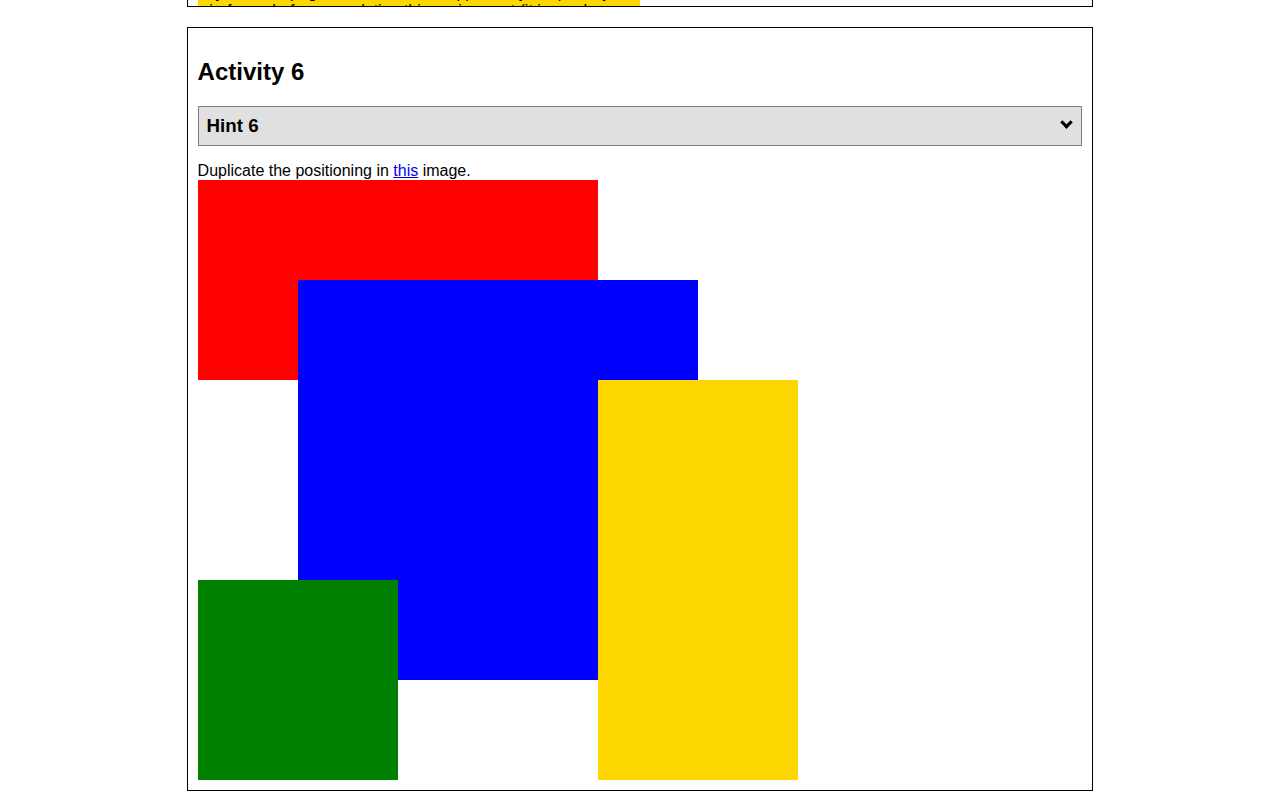
<file: positioning/positioning.html>
<!DOCTYPE html>
<html lang="en">
  <head>
    <!-- HTML - Name: positioning.html -->
    <title>Positioning Activity</title>
    <link rel="stylesheet" type="text/css" href="positionstyles.css" />
  </head>
  <body>
    <div class="activity">
      <h2>WDD 130 positioning exercises</h2>
      For each activity match make the boxes match the image by modifying the stylesheet.</div>
    <div class="activity">
      <h2>Activity 1</h2>
      <section class="hint"><input type="checkbox" ><i></i> <h3>Hint 1</h3><div><p>Check out the <a href="https://byui-wdd.github.io/wdd130/activities/w06-css-positioning.html" target="_blank">activity instructions</a> in Ilearn!</p></div></section>
      <p>Follow the <a href="https://byui-wdd.github.io/wdd130/activities/w06-css-positioning.html" target="_blank">instructions</a> to make the boxes match  <a href="https://byui-wdd.github.io/wdd130/images/example1.png" target="_blank">this</a> image.</p>
      <div class="content1" >
        <div class="red1" ></div>
        <div class="green1" ></div>
        <div class="green1" ></div>
        <div class="yellow1"></div>
        <div class="yellow1"></div>
        <div class="blue1"></div>
      </div>
    </div>
    <div class="activity">
      <h2>Activity 2</h2>
      <section class="hint"><input type="checkbox" > <h3>Hint 2</h3><i></i><div><p>Remember that the best way to shift elements around slightly on the page is with Margins.  You could also use Grid.  Either would work for this. If you choose margin, you can use a <em>negative</em> margin. (ie margin-top: -20px;)</p><h4>Properties used:</h4><ul><li>margin-top, margin-left</li><li>...or...</li><li>grid-template-columns: 50px 50px 50px 50px 50px </li></ul></div></section>
      <p>Overlap and stagger the squares like in <a href="https://byui-wdd.github.io/wdd130/images/example2.png" target="_blank">this</a> image.</p>
      <div class="content2" >
        <div class="red2" ></div>
        <div class="green2" ></div>
        <div class="yellow2"></div>
        <div class="blue2"></div>
      </div>
    </div>
    <div class="activity">
      <h2>Activity 3</h2>
      <section class="hint"><input type="checkbox" > <h3>Hint 3</h3><i></i><div><p>This one is going to be best solved with CSS Grid. Remember to make the boxes the right width first...then start moving them around. </p><h4>Properties used:</h4><ul><li>display:grid;</li><li>grid-template-columns:</li><li>grid-column-gap:</li>
        <li>grid-column:</li>  </ul></div></section>
      Create the 2 column layout like in <a href="https://byui-wdd.github.io/wdd130/images/example3.png" target="_blank">this</a>  image.
      <div class="content3" >
        <div class="red3" ></div>
        <div class="green3" ></div>
        <div class="yellow3"></div>
        <div class="blue3"></div>
      </div>
    </div>
    <div class="activity">
      <h2>Activity 4</h2>
      <section class="hint"><input type="checkbox" > <h3>Hint 4</h3><i></i><div><p>For the others we have been primarily concerned with width. For this one you will need to adjust height as well. </p><h4>Properties used:</h4><ul><li>display:grid;</li><li>grid-template-columns:</li><li>grid-row:</li></ul></div></section>
      Duplicate the positioning in <a href="https://byui-wdd.github.io/wdd130/images/example4.png" target="_blank">this</a> image. 
      <div class="content4" >
        <div class="red4" ></div>
        <div class="green4" ></div>
        <div class="yellow4"></div>
        <div class="blue4"></div>
      </div>
    </div>

    <div class="activity">
      <h2>Activity 5</h2>
      <section class="hint"><input type="checkbox" > <h3>Hint 5</h3><i></i><div><p>Grid is <strong>not</strong> the right way to do this.  In fact there is only one way to really do that...and that is with float. Remember that we float the thing we want the text to wrap around.  Also remember to start by making all the shapes the right size and shape.</p><h4>Properties used:</h4><ul><li>float: left;</li></ul></div></section>
      Wrap the text around the square like in <a href="https://byui-wdd.github.io/wdd130/images/example5.png" target="_blank">this</a> image. This is one case where Grid is NOT the right way to solve this one and will in fact make it harder if you try to use it!
      <div class="content5" >
        <div class="red5" ></div>
        <div class="yellow5">
          <div class="green5" ></div>
          Step 01: Continue creating the main page for your chosen web site by modifying the CSS file you created in week 9's Adding Classes and IDs to Your Website assignment. This week, you will position all of the content on your main page using the CSS positioning techniques taught in KhanAcademy. When you are done, your webpage layout should reflect what you outlined in the wireframe you designed in the assignment Your Own Site Diagram and Wireframe in week 3. <br />
          If you have changed your mind on how you want the content of your main page laid out, take an opportunity to update your wireframe before completing this assignment (it is much easier to experiment with different layouts in a wireframe than it is to do so by modifying the CSS). Also, if you find that you are having trouble with using CSS positioning, feel free to review the concepts at the learn layout site: http://learnlayout.com/. You should be able to apply these principles to your site. For futher help, refer back to the Max Design site used in the beginning of the course for an example of how to implement your site design.</div>
        <div class="blue5"></div>
      </div>
    </div>
    <div class="activity">
      <h2>Activity 6</h2>
      <section class="hint"><input type="checkbox" > <h3>Hint 6</h3><i></i><div><p>This one is all about visualizing the grid behind the layout. If you are having a hard time doing that first: all the sizes are even multiples of 100, and second here is another example with the lines drawn: <a href="https://byui-wdd.github.io/wdd130/images/example6-hint.png" target="_blank">example 6 with lines</a>. For this one you will find it easiest if you use px for the column width. You can also use <kbd>z-index</kbd> to control the element layering.    </p><h4>Properties used:</h4><ul><li>display:grid;</li><li>grid-template-columns:</li><li>grid-column:</li><li>grid-row:</li><li><a href="https://www.w3schools.com/cssref/pr_pos_z-index.asp" target="_blank">z-index:</a></li></ul></div></section>
      Duplicate the positioning in <a href="https://byui-wdd.github.io/wdd130/images/example6.png" target="_blank">this</a> image.
      <div class="content6" >
        <div class="red6" ></div>
        <div class="green6" ></div>
        <div class="yellow6"></div>
        <div class="blue6"></div>
      </div>
    </div>
  </body>
</html>
</file>
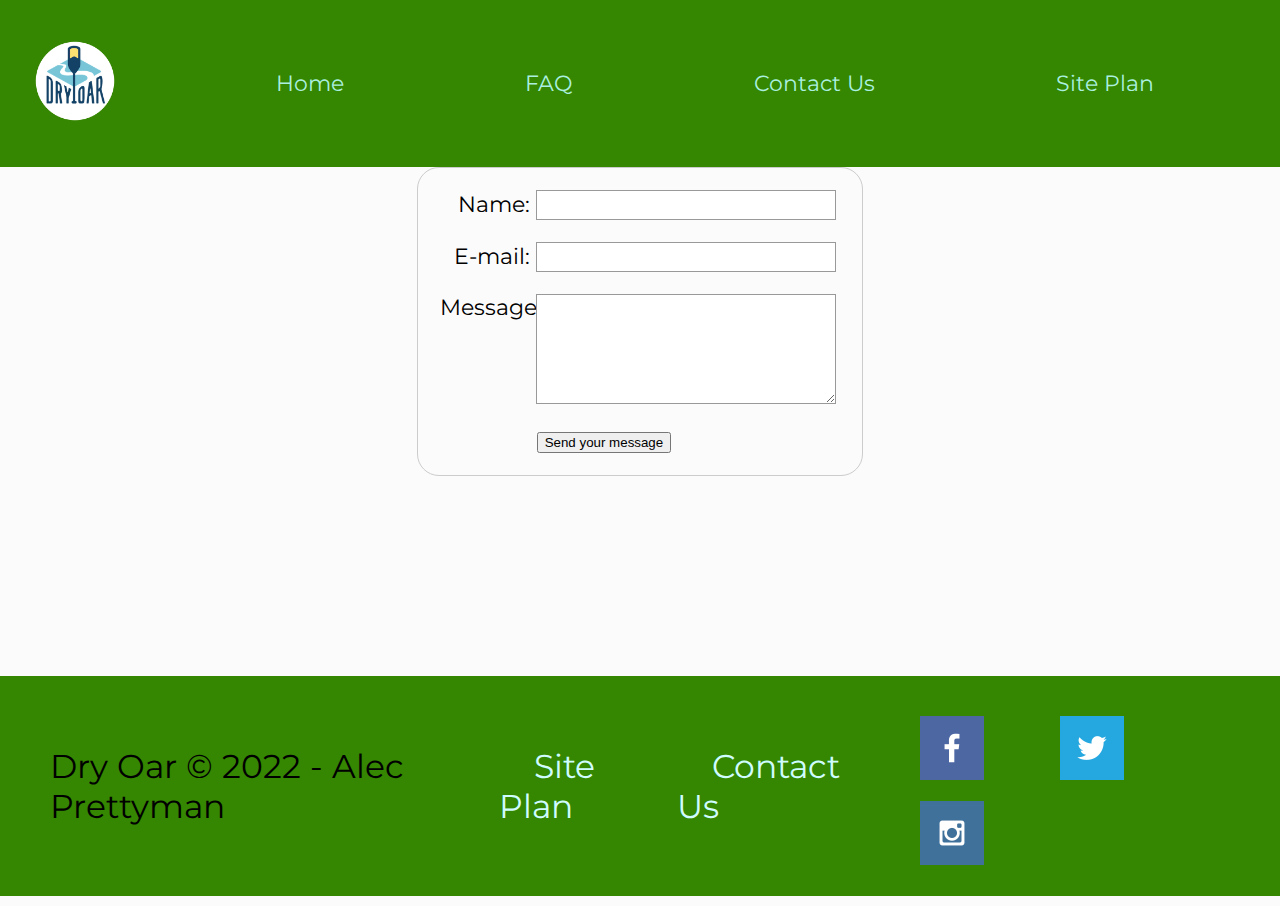
<file: wwr/contactus.html>
<!DOCTYPE html>
<html lang="en">
<head>
  <meta charset="UTF-8">
  <meta http-equiv="X-UA-Compatible" content="IE=edge">
  <meta name="viewport" content="width=device-width, initial-scale=1.0">
  <link rel="stylesheet" href="./styles/style.css">
  <style>
    form {
      /* Center the form on the page */
      margin: 0 auto;
      width: 400px;
      /* Form outline */
      padding: 1em;
      border: 1px solid #ccc;
      border-radius: 1em;
    }

    ul {
      list-style: none;
      padding: 0;
      margin: 0;
    }

    form li + li {
      margin-top: 1em;
    }

    label {
      /* Uniform size & alignment */
      display: inline-block;
      width: 90px;
      text-align: right;
    }

    input,
    textarea {
      /* To make sure that all text fields have the same font settings
        By default, textareas have a monospace font */
      font: 1em sans-serif;

      /* Uniform text field size */
      width: 300px;
      box-sizing: border-box;

      /* Match form field borders */
      border: 1px solid #999;
    }

    input:focus,
    textarea:focus {
      /* Additional highlight for focused elements */
      border-color: #000;
    }

    textarea {
      /* Align multiline text fields with their labels */
      vertical-align: top;

      /* Provide space to type some text */
      height: 5em;
    }

    .button {
      /* Align buttons with the text fields */
      padding-left: 90px; /* same size as the label elements */
    }

    button {
      /* This extra margin represent roughly the same space as the space
        between the labels and their text fields */
      margin-left: 0.5em;
    }

    #feedback {
      background-color: antiquewhite;
      position: absolute;
      top: 0;
      left: 0;
      right: 0;
      padding: .5em;
      /* make this element invisible until we are ready for it */
      display: none;      
    }

    .moveDown {
        margin-top: 3em;
    }
  </style>
  <title>Contact Us</title>
</head>
<body>
  <div id="content">
    <header>
      <a href="index.html" id="logo_link">
        <img src="images/logo.png" alt="Main Logo" class="logo">
      </a>
      <nav>
        <a href="index.html">Home</a>
        <a href="faq.html">FAQ</a>
        <a href="./contactus.html">Contact Us</a>
        <a href="./site-plan-rafting.html">Site Plan</a>
      </nav>
    </header>

    <main id="form-page">
      <div id="feedback"></div>
      <form action="/my-handling-form-page" method="post">
        <ul>
          <li>
            <label for="name">Name:</label>
            <input type="text" id="name" name="user_name" />
          </li>
          <li>
            <label for="mail">E-mail:</label>
            <input type="email" id="mail" name="user_email" />
          </li>
          <li>
            <label for="msg">Message:</label>
            <textarea id="msg" name="user_message"></textarea>
          </li>
          <li class="button">
            <button type="submit">Send your message</button>
          </li>
        </ul>
      </form>
    </main>

    <footer>
      <p>Dry Oar &copy; 2022 - Alec Prettyman</p>
      <p><a href="site-plan-rafting.html">Site Plan</a></p>
      <p><a href="contactus.html">Contact Us</a></p>
      <div class="social">
          <a href="https://facebook.com" target="_blank">
              <img src="images/facebook.png" alt="fb icon">
          </a>
          <a href="https://twitter.com" target="_blank">
              <img src="images/twitter.png" alt="twitter icon">
          </a>
          <a href="https://instagram.com" target="_blank">
              <img src="images/instagram.png" alt="instagram icon">
          </a>
      </div>
    </footer>
  </div>
  <script>
    // get the feedback div element so we can do something with it.
    const feedbackElement = document.getElementById('feedback');
    // get the form so we can read what was entered in it.
    const formElement = document.forms[0];
    // add a 'listener' to wait for a submission of our form. When that happens run the code below.
    formElement.addEventListener('submit', function(e) {
        // stop the form from doing the default action.
        e.preventDefault();
        // set the contents of our feedback element to a message letting the user know the form was submitted successfully. Notice that we pull the name that was entered in the form to personalize the message!
        feedbackElement.innerHTML = 'Hello '+ formElement.user_name.value +'! Thank you for your message. We will get back with you as soon as possible!';
        // make the feedback element visible.
        feedbackElement.style.display = "block";
        // add a class to move everything down so our message doesn't cover it.
        document.body.classList.toggle('moveDown');
    });
  </script>
</body>
</html>
</file>
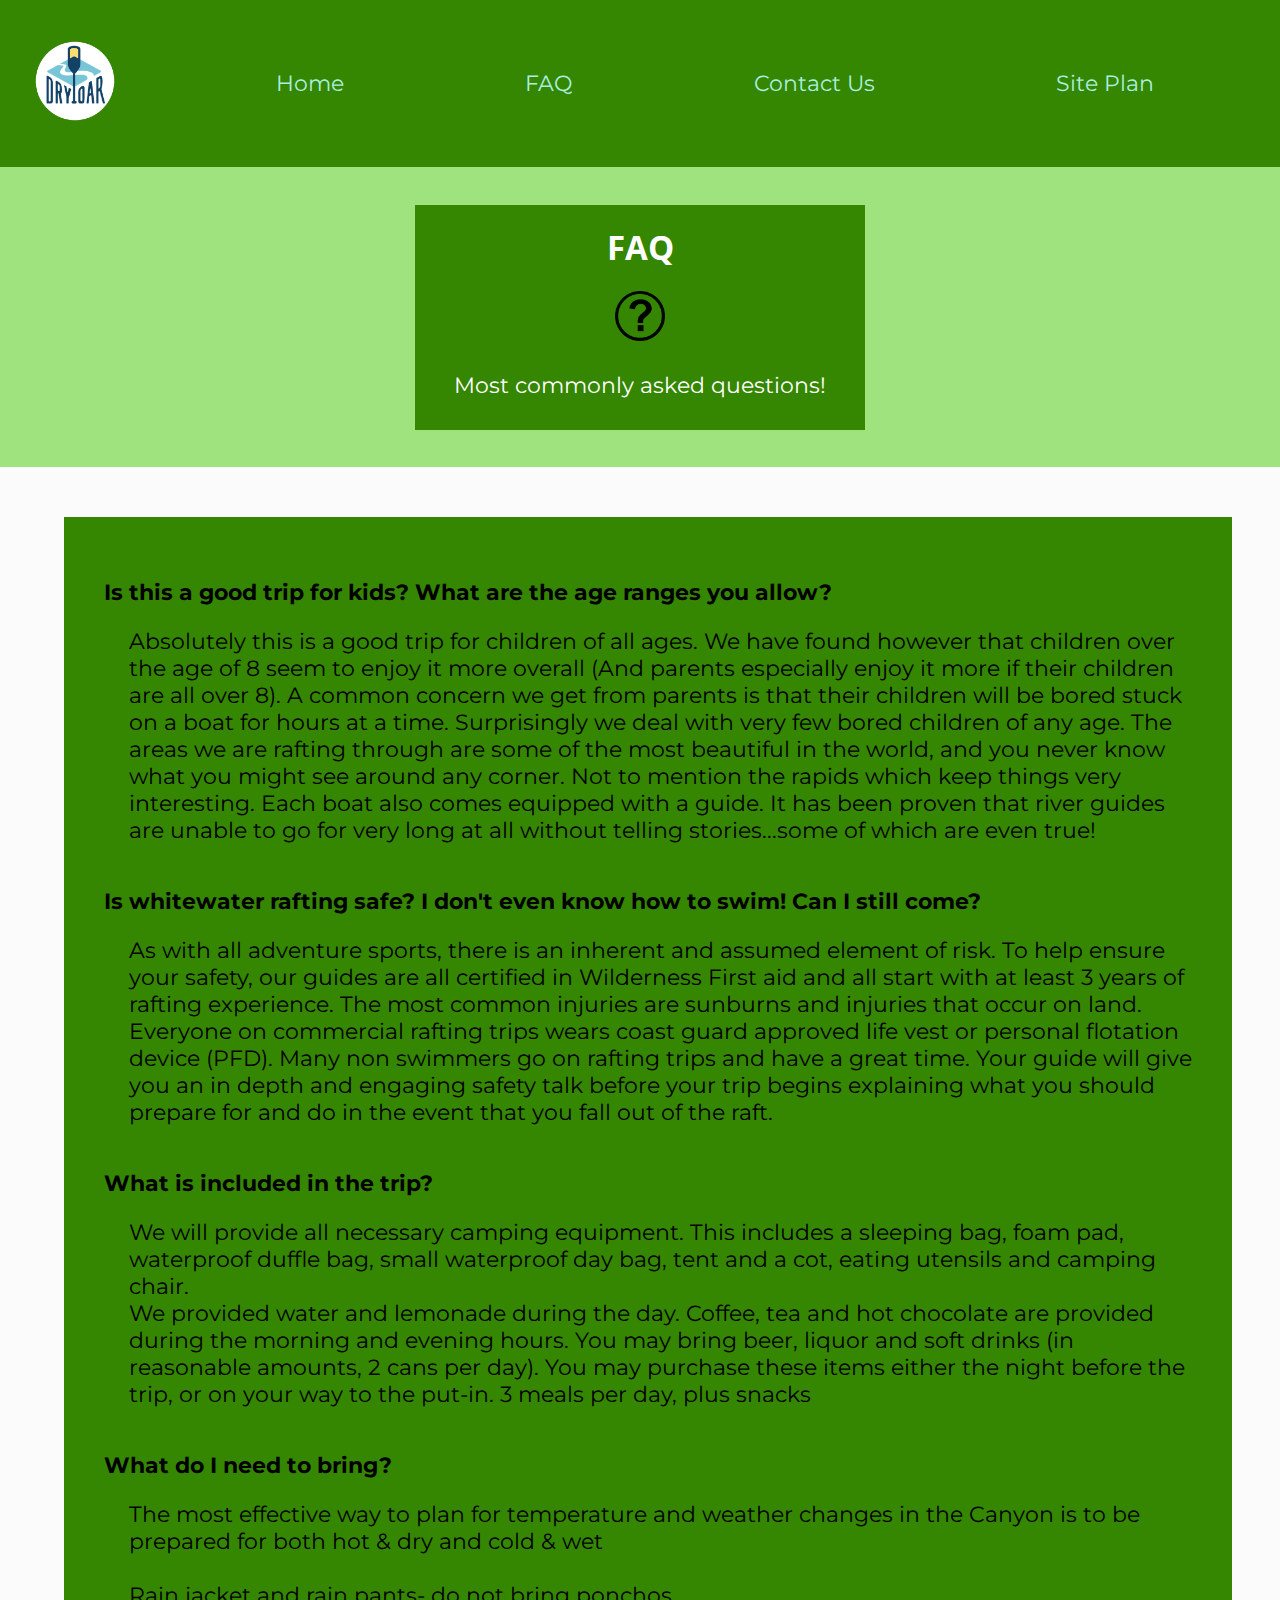
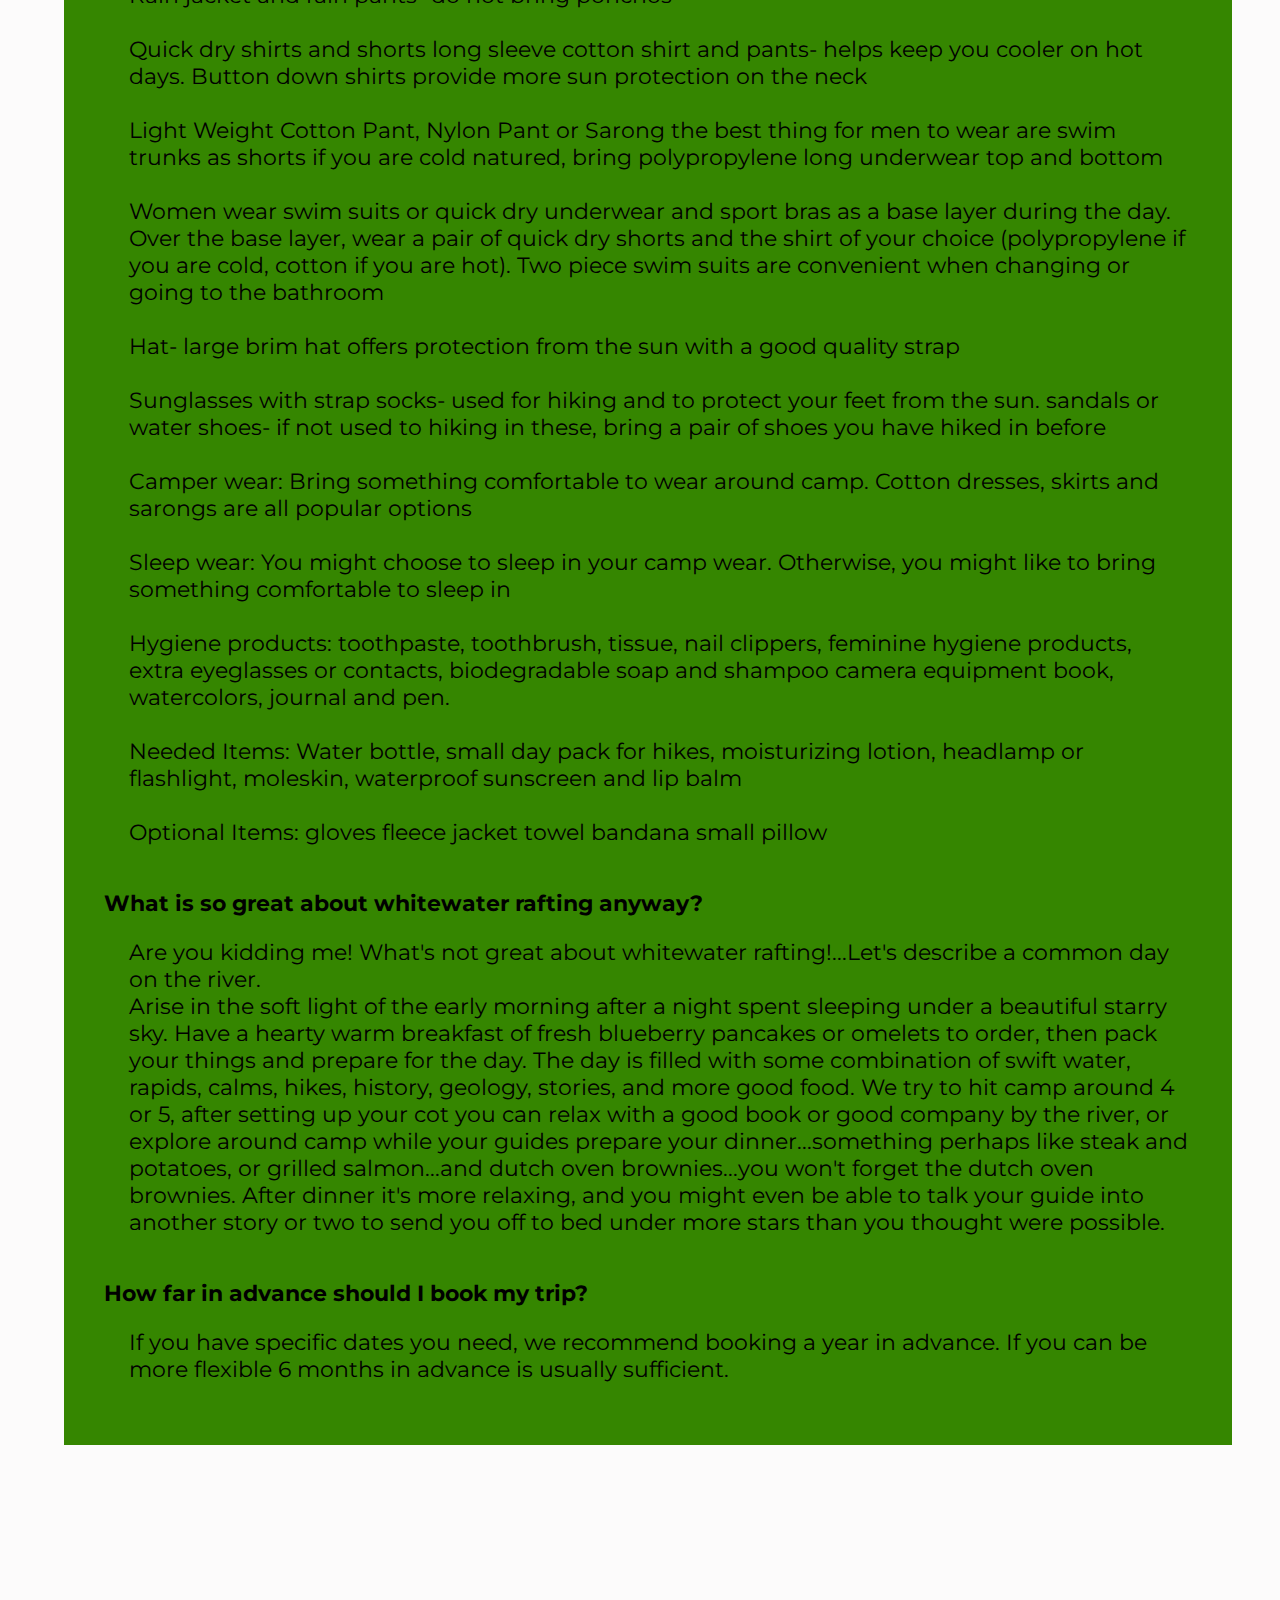
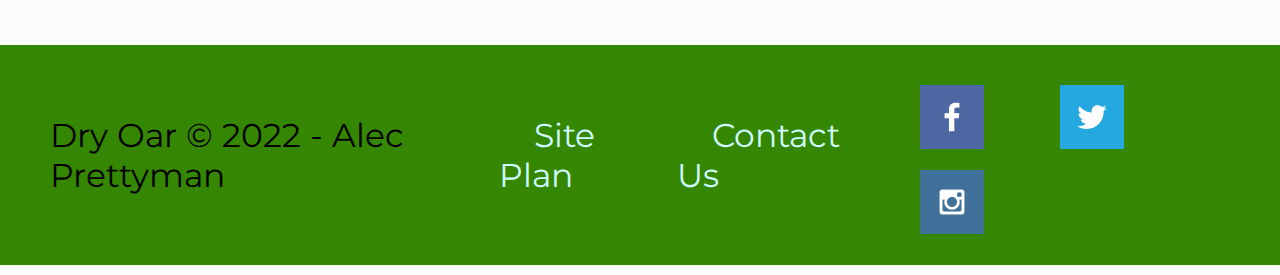
<file: wwr/faq.html>
<!DOCTYPE html>
<html lang="en">
<head>
  <meta charset="UTF-8">
  <meta http-equiv="X-UA-Compatible" content="IE=edge">
  <meta name="viewport" content="width=device-width, initial-scale=1.0">
  <link rel="stylesheet" href="./styles/style.css">
  <title>Rafting FAQ</title>
</head>
<body>
  <div id="content">
    <header>
      <a href="index.html" id="logo_link">
        <img src="images/logo.png" alt="Main Logo" class="logo">
      </a>
      <nav>
        <a href="index.html">Home</a>
        <a href="faq.html">FAQ</a>
        <a href="./contactus.html">Contact Us</a>
        <a href="./site-plan-rafting.html">Site Plan</a>
      </nav>
    </header>

    <div id="faq-page-info-background">
      <div id="faq-page-info">
        <h2>FAQ</h2>
        <img id="question-mark" src="./images/question-mark.png" alt="question-mark">
        <p id="faq-info-text">Most commonly asked questions!</p>
      </div>
    </div>

    <main id="faq-display">
      <div class="faq-question-section">
        <p class="question">Is this a good trip for kids? What are the age ranges you allow?</p>
        <p class="answer">Absolutely this is a good trip for children of all ages. We have found however that children over the age of 8 seem to enjoy it more overall (And parents especially enjoy it more if their children are all over 8). A common concern we get from parents is that their children will be bored stuck on a boat for hours at a time. Surprisingly we deal with very few bored children of any age. The areas we are rafting through are some of the most beautiful in the world, and you never know what you might see around any corner. Not to mention the rapids which keep things very interesting. Each boat also comes equipped with a guide. It has been proven that river guides are unable to go for very long at all without telling stories...some of which are even true!</p>
      </div>
      <div class="faq-question-section">
        <p class="question">Is whitewater rafting safe? I don't even know how to swim! Can I still come?</p>
        <p class="answer">
          As with all adventure sports, there is an inherent and assumed element of risk. To help ensure your safety, our guides are all certified in Wilderness First aid and all start with at least 3 years of rafting experience. The most common injuries are sunburns and injuries that occur on land.
          <br>
          Everyone on commercial rafting trips wears coast guard approved life vest or personal flotation device (PFD). Many non swimmers go on rafting trips and have a great time. Your guide will give you an in depth and engaging safety talk before your trip begins explaining what you should prepare for and do in the event that you fall out of the raft.
        </p>
      </div>
      <div class="faq-question-section">
        <p class="question">What is included in the trip?</p>
        <p class="answer">
          We will provide all necessary camping equipment. This includes a sleeping bag, foam pad, waterproof duffle bag, small waterproof day bag, tent and a cot, eating utensils and camping chair.
          <br>
          We provided water and lemonade during the day. Coffee, tea and hot chocolate are provided during the morning and evening hours. You may bring beer, liquor and soft drinks (in reasonable amounts, 2 cans per day). You may purchase these items either the night before the trip, or on your way to the put-in. 3 meals per day, plus snacks
        </p>
      </div>
      <div class="faq-question-section">
        <p class="question">What do I need to bring?</p>
        <p class="answer">
          The most effective way to plan for temperature and weather changes in the Canyon is to be prepared for both hot & dry and cold & wet
          <br>
          <br>
          Rain jacket and rain pants- do not bring ponchos
          <br>
          <br>
          Quick dry shirts and shorts long sleeve cotton shirt and pants- helps keep you cooler on hot days. Button down shirts provide more sun protection on the neck
          <br>
          <br>
          Light Weight Cotton Pant, Nylon Pant or Sarong the best thing for men to wear are swim trunks as shorts if you are cold natured, bring polypropylene long underwear top and bottom
          <br>
          <br>
          Women wear swim suits or quick dry underwear and sport bras as a base layer during the day. Over the base layer, wear a pair of quick dry shorts and the shirt of your choice (polypropylene if you are cold, cotton if you are hot). Two piece swim suits are convenient when changing or going to the bathroom
          <br>
          <br>
          Hat- large brim hat offers protection from the sun with a good quality strap
          <br>
          <br>
          Sunglasses with strap socks- used for hiking and to protect your feet from the sun. sandals or water shoes- if not used to hiking in these, bring a pair of shoes you have hiked in before
          <br>
          <br>
          Camper wear: Bring something comfortable to wear around camp. Cotton dresses, skirts and sarongs are all popular options
          <br>
          <br>
          Sleep wear: You might choose to sleep in your camp wear. Otherwise, you might like to bring something comfortable to sleep in
          <br>
          <br>
          Hygiene products: toothpaste, toothbrush, tissue, nail clippers, feminine hygiene products, extra eyeglasses or contacts, biodegradable soap and shampoo camera equipment book, watercolors, journal and pen.
          <br>
          <br>
          Needed Items: Water bottle, small day pack for hikes, moisturizing lotion, headlamp or flashlight, moleskin, waterproof sunscreen and lip balm
          <br>
          <br>
          Optional Items: gloves fleece jacket towel bandana small pillow
        </p>
      </div>
      <div class="faq-question-section">
        <p class="question">What is so great about whitewater rafting anyway?</p>
        <p class="answer">
          Are you kidding me! What's not great about whitewater rafting!...Let's describe a common day on the river.
          <br>
          Arise in the soft light of the early morning after a night spent sleeping under a beautiful starry sky. Have a hearty warm breakfast of fresh blueberry pancakes or omelets to order, then pack your things and prepare for the day. The day is filled with some combination of swift water, rapids, calms, hikes, history, geology, stories, and more good food. We try to hit camp around 4 or 5, after setting up your cot you can relax with a good book or good company by the river, or explore around camp while your guides prepare your dinner...something perhaps like steak and potatoes, or grilled salmon...and dutch oven brownies...you won't forget the dutch oven brownies. After dinner it's more relaxing, and you might even be able to talk your guide into another story or two to send you off to bed under more stars than you thought were possible.
        </p>
      </div>
      <div class="faq-question-section">
        <p class="question">How far in advance should I book my trip?</p>
        <p class="answer">
          If you have specific dates you need, we recommend booking a year in advance. If you can be more flexible 6 months in advance is usually sufficient.
        </p>
      </div>
    </main>

    <footer>
      <p>Dry Oar &copy; 2022 - Alec Prettyman</p>
      <p><a href="site-plan-rafting.html">Site Plan</a></p>
      <p><a href="contactus.html">Contact Us</a></p>
      <div class="social">
          <a href="https://facebook.com" target="_blank">
              <img src="images/facebook.png" alt="fb icon">
          </a>
          <a href="https://twitter.com" target="_blank">
              <img src="images/twitter.png" alt="twitter icon">
          </a>
          <a href="https://instagram.com" target="_blank">
              <img src="images/instagram.png" alt="instagram icon">
          </a>
      </div>
    </footer>
  </div>
</body>
</html>
</file>
<file: dragonmaster/styles/styles.css>
@import url('https://fonts.googleapis.com/css?family=MedievalSharp|Josefin+Sans');

html, body, div, span, applet, object, iframe,
h1, h2, h3, h4, h5, h6, p, blockquote, pre,
a, abbr, acronym, address, big, cite, code,
del, dfn, em, img, ins, kbd, q, s, samp,
small, strike, strong, sub, sup, tt, var,
b, u, i, center,
dl, dt, dd, ol, ul, li,
fieldset, form, label, legend,
table, caption, tbody, tfoot, thead, tr, th, td,
article, aside, canvas, details, embed, 
figure, figcaption, footer, header, hgroup, 
menu, nav, output, ruby, section, summary,
time, mark, audio, video {
	margin: 0;
	padding: 0;
	border: 0;
  line-height: 1;
  box-sizing: border-box;
}

body {
  background-color: #fcfbfb;
  font-size: 22px;
  margin: 0;
  padding: 0;
}

.content {
  height: 100vh;
  width: 100vw;
  margin: 0 auto;
  font-family: 'Josefin Sans', sans-serif;
}

header {
  height: 100px;
  padding: 0 15px;
  display: flex;
  align-items: center;
  background-color: #264C5E;
  font-family: 'MedievalSharp', sans-serif;
}

.nav-logo {
  height: 85px;
  margin-right: 10px;
}

a {
  height: 100%;
  padding: 0 25px;
  text-align: center;
  color: #CEC2AE;
  text-decoration: none;
  display: flex;
  align-items: center;
}

header a:hover {
  background-color: #E94445;
}

main {
  padding: 10px 15px;
}

.pictures {
  height: 75%;
  width: 28%;
  border: solid #4A2932 10px;
}

footer {
  margin-top: 50px;
  height: 150px;
  padding: 10px 15px;
  display: flex;
  justify-content: space-between;
  align-items: center;
  color: #CEC2AE;
  background-color: #264C5E;
}

footer a {
  height: 100%;
  text-decoration: none;
  padding: 20px 10px;
}

.social {
  height: 50%;
  display: flex;
  justify-content: space-between;
  align-items: center;
}

footer p {
  font-size: 1.15em;
}

footer .social p a:hover {
  background-color: #E94445;
}

.footer-logo {
  height: 125px;
}

/* home */
#opener {
  position: relative;
  height: 70%;
  width: 100%;
  display: flex;
  flex-direction: column;
  justify-content: space-evenly;
  align-items: center;
  font-size: 2em;
  font-family: 'MedievalSharp', sans-serif;
}

.opac-box {
  padding: 15px 75px;
  z-index: 2;
}

#opener-img {
  position: absolute;
  width: 100%;
  height: 100%;
  opacity: .6;
  z-index: 1;
}

#home-main p {
  margin: 25px 15px;
  text-align: center;
}

#bottom-text-home {
  margin-left: 13%;
  padding: 15px;
  display: flex;
  justify-content: space-between;
  align-items: center;
  position: relative;
  background-color: #CEC2AE;
}

#home-roleplay {
  position: absolute;
  left: -15%;
}

#bottom-text {
  padding-left: 13%;
}

/* guide */
#guide-main-text {
  text-align: center;
  margin: 5px 0 15px;
}

#guide-roleplaying-div {
  margin-left: 13%;
  margin-bottom: 15px;
  padding: 15px;
  display: flex;
  justify-content: space-between;
  align-items: center;
  position: relative;
  background-color: #CEC2AE;
}

#guide-roleplaying-picture {
  position: absolute;
  left: -15%;
}

#guide-roleplaying-text {
  padding-left: 13%;
}

#guide-combat-div {
  margin-right: 13%;
  margin-bottom: 15px;
  padding: 15px;
  display: flex;
  justify-content: space-between;
  align-items: center;
  position: relative;
  background-color: #CEC2AE;
}

#guide-combat-picture {
  position: absolute;
  right: -15%;
}

#guide-combat-text {
  padding-right: 13%;
}

#guide-bottom-text {
  text-align: center;
  margin: 15px 0 5px;
  padding: 0 15px;
}

/* planning */
#planning-main {
  display: flex;
  flex-direction: column;
  align-items: center;
}

#collapse {
  width: 25px;
  position: absolute;
  top: 15px;
  right: 15px;
  cursor: pointer;
}

.flip {
  transform: rotate(180deg);
}

#selection-div {
  position: relative;
  width: 90%;
  margin: 25px 0px;
  display: flex;
  flex-direction: column;
  justify-content: flex-start;
  align-items: center;
  background-color: #CEC2AE;
}

.full-height {
  padding: 55px 10px 10px;
  max-height: 600px;
  overflow: auto;
}

.shrink {
  padding-top: 55px;
  height: 0;
  overflow: hidden;
}

#selection-title {
  width: 100%;
  text-align: center;
  position: absolute;
  top: 13px;
}

#search-monsters {
  margin: 10px 0;
  width: 70%;
  display: flex;
  align-items: center;
  justify-content: space-between;
}

#search-monsters-input {
  width: 50%;
}

#monster-selection {
  width: 100%;
  display: flex;
  flex-wrap: wrap;
  justify-content: space-evenly;
  align-content: flex-start;
  overflow: auto;
  background-color: #264C5E;
}

.monster-selector {
  position: relative;
  max-height: fit-content;
  width: 95%;
  padding: 0 25px 0 ;
  margin: 10px 0;
  background-color: #eee;
}

.monster-specs {
  margin: 2.5% 0;
  width: 100%;
  max-height: 95%;
  overflow: auto;
  padding: 25px 35px;
  background-image: url('../images/paper-background.jpeg');
  background-size: 100% 100%;
  background-position: center;
  background-repeat: no-repeat;
  box-shadow: 0 0 20px 20px black;
}

.splitter {
  height: 5px;
  width: 95%;
  margin: 10px 2.5%;
  background-color: #264C5E;
  border-radius: 50%;
}

.monster-header {
  min-height: 40px;
  display: flex;
  align-items: center;
  flex-wrap: wrap;
}

.monster-name {
  margin-right: 3px;
}

.monster-desc {
  margin-top: 5px;
  width: 100%;
}

.monster-base-info {
  width: 100%;
  padding: 10px 0;
  display: flex;
  justify-content: space-between;
}

.monster-main-skills {
  width: 100%;
  display: flex;
  align-items: center;
  justify-content: space-between;
  align-content: space-between;
  flex-wrap: wrap;
  margin: 5px 0;
}

.monster-sub-skills {
  min-height: 85px;
  padding: 10px 0;
}

.monster-actions {
  height: fit-content;
  padding: 10px 0;
}

.monster-legendary-actions {
  height: fit-content;
  padding: 10px 0;
}

/* Style the buttons that are used to open and close the accordion panel */
.accordion {
  width: 100%;
  display: flex;
  justify-content: space-between;
  align-items: center;
  cursor: pointer;
  padding: 18px;
  width: 100%;
  text-align: left;
  border: none;
  outline: none;
  transition: 0.4s;
}

/* Add a background color to the button if it is clicked on (add the .active class with JS), and when you move the mouse over it (hover) */
.active, .monster-selector:hover {
  background-color: #ccc;
}

.monster-selector:after {
  content: '\02795'; /* Unicode character for "plus" sign (+) */
  font-size: 13px;
  color: #777;
  position: absolute;
  right: 10px;
  top: 25px;
}

.active:after {
  content: "\2796"; /* Unicode character for "minus" sign (-) */
}

/* Style the accordion panel. Note: hidden by default */
.panel {
  width: 100%;
  padding: 0 18px;
  /* background-color: white; */
  display: none;
  max-height: 0;
  transition: max-height 0.2s ease-out;
  justify-content: center;
}

#tracker-breakdown {
  margin: 25px 0;
  display: flex;
  justify-content: space-evenly;
  align-items: center;
}

.tracker-pic {
  height: 300px;
}

.tracker-example {
  height: 350px;
  width: 250px;
  padding: 10px;
  display: flex;
  flex-direction: column;
  align-items: center;
  justify-content: space-evenly;
  background-color: #CEC2AE;
}

.health-updater-example {
  padding: 10px;
  display: flex;
  align-items: center;
  justify-content: space-evenly;
}

.health-updater-input-example {
  width: 40%;
  text-align: right;
}

#tracker-breakdown-text {
  width: 50%;
}

#encounter-view {
  width: 100%;
  display: flex;
  flex-direction: column;
  justify-content: space-between;
  align-items: center;
  background-color: #264C5E;
  color: white;
}

.encounter-tracker-displays {
  padding: 25px;
  padding-top: 45px;
  display: flex;
  flex-wrap: wrap;
  position: relative;
}

.tracker-div-title {
  position: absolute;
  top: 15px;
  left: 25px;
}

#encounter-monsters {
  min-height: 350px;
  width: 100%;
  display: flex;
  flex-wrap: wrap;
  justify-content: space-evenly;
  align-items: center;
  align-content: center;
}

#encounter-players {
  min-height: 350px;
  width: 100%;
  padding-right: 300px;
  display: flex;
  flex-wrap: wrap;
  justify-content: space-evenly;
  align-items: center;
  align-content: center;
}

#player-form {
  height: 250px;
  width: 200px;
  display: flex;
  flex-direction: column;
  align-items: center;
  justify-content: space-evenly;
  background-color: #4A2932;
  position: absolute;
  right: 25px;
  color: white;
}

.tracker {
  min-height: 250px;
  min-width: 250px;
  max-width: 350px;
  margin: 10px;
  padding: 10px;
  display: flex;
  flex-direction: column;
  align-items: center;
  justify-content: space-evenly;
  color: black;
  background-color: #CEC2AE;
}

.health-updater {
  padding: 10px;
  display: flex;
  align-items: center;
  justify-content: space-evenly;
  flex-wrap: wrap;
}

.tracker-health {
  width: 100%;
  text-align: center;
  margin-bottom: 5px;
}

.health-updater-input {
  width: 40%;
  text-align: right;
}

.initiative-div {
  width: 100%;
  display: flex;
  justify-content: space-evenly;
  align-items: center;
  margin-bottom: 10px;
}

.tracker-initiative {
  width: 50%;
}
</file>
<file: wwr/styles/style.css>
@import url('https://fonts.googleapis.com/css2?family=Open+Sans&family=Montserrat:ital,wght@0,400;0,700;1,400&display=swap');

#content {
  max-width: 1600px;
  margin: 0 auto;
}

body {
  background-color: #fcfbfb;
  font-size: 22px;
  margin: 0;
  padding: 0;
  font-family: 'Montserrat', sans-serif;
}

h2 {
  font-family: 'Open Sans', sans-serif;
  margin: 0;
}

header {
  display: grid;
  grid-template-columns: 150px auto;
  background-color: #358600;
}

.home-title {
  font-family: 'Open Sans', sans-serif;
  font-size: 2em;
  margin-top: 10px;
}

nav {
  display: flex;
  justify-content: space-around;
}

nav, a {
  padding: 35px;
  text-align: center;
  color: #AAEFDF;
  text-decoration: none;
}

nav a:hover {
  color: black;
  background-color: #CFFCFF;
}

#hero {
  display: grid;
  grid-template-columns: 1fr 3fr 1fr;
  margin-top: -100px;
}

#hero-box {
  grid-column: 1/4;
  grid-row: 1/3;
  z-index: -1;
}

#hero-img {
  width: 100%;
}

#hero-msg {
  grid-column: 2/3;
  grid-row: 1/2;
  margin-top: 100px;
}

#hero-msg h2, #hero-msg h4 {
  text-align: center;
}

#hero-msg, h4 {
  color: white;
}

.button-box {
  text-align: center;
}

main section {
  text-align: center;
}

main {
  display: grid;
  grid-template-columns: 1fr 1fr 1fr 1fr 1fr 1fr 1fr 1fr 1fr 1fr;
}

.card-img, .mountains {
  width: 100%;
}

.rivers-card, .camping-card, .rapids-card {
  margin: 200px 0;
}

.rivers-card {
  grid-column: 2/4;
  grid-row: 2/3;
}

.camping-card {
  grid-column: 5/7;
  grid-row: 2/3;
}

.rapids-card {
  grid-column: 8/10;
  grid-row: 2/3;
}

.mountains {
  grid-column: 2/7;
  grid-row: 5/8;
  box-shadow: 5px 5px 10px #6f7364;
}

#logo_link {
  padding: 0;
  justify-self: center;
  align-self: center;
}

.icon, .logo {
  width: 80px;
}

.icon {
  padding-top: 10px;
}

.book, .join {
  margin-top: 50px;
  padding: 15px 30px;
  color: black;
  background-color: #9EE37D;
  text-decoration: none;
  border-radius: 5px;
  font-size: 18px;
}

.card-img {
  border: 10px solid #9EE37D;
  transition: transform .5s;
  box-shadow: 5px 5px 10px #6f7364;
}

.card-img:hover {
  opacity: .6;
  transform: scale(1.1);
}

main section img {
  box-sizing: border-box;
}

.book:hover, .join:hover {
  color: black;
  background-color: #CFFCFF;
}

#background {
  height: 725px;
  background-color: #9EE37D;
  grid-column: 1/11;
  grid-row: 4/9;
}

.msg {
  font-family: 'Open Sans', sans-serif;
  padding: 35px;
  line-height: 1.5em;
  background-color: #358600;
  grid-column: 6/10;
  grid-row: 6;
  box-shadow: 5px 5px 10px #6f7364;
}

.msg p {
  font-size: .8em;
  padding-bottom: 15px;
}

footer {
  margin-top: 200px;
  padding: 25px 50px;
  background-color: #358600;
  display: flex;
  justify-content: space-around;
  align-items: center;
}

footer .social img {
  padding-top: 15px;
}

footer a {
  color: #CFFCFF;
  text-decoration: none;
}

footer p {
  font-size: 1.5em;
}

footer p a:hover {
  color: black;
  background-color: #CFFCFF;
  text-decoration: none;
}

#faq-page-info-background {
  height: 300px;
  width: 100%;
  background-color: #9EE37D;
  display: flex;
  justify-content: center;
  align-items: center;
}

#faq-page-info {
  height: 225px;
  width: 450px;
  background-color: #358600;
  color: white;
  display: flex;
  flex-direction: column;
  justify-content: space-evenly;
  align-items: center;
}

#question-mark {
  height: 50px;
  background-color: #358600;
}

#faq-info-text {
  margin: 10px 0;
}

#faq-display {
  width: 85%;
  margin: 50px 5%;
  padding: 40px;
  display: flex;
  flex-direction: column;
  justify-content: space-between;
  background-color: #358600;
}

.question {
  font-weight: 700;
}

.answer {
  padding-left: 25px;
}

#form-page {
  display: flex;
  flex-direction: column;
  align-items: center;
}

@media screen and (max-width: 900px) {
  #hero, .home-grid {
      display: block;
      height: auto;
  }
  nav, footer {
      flex-direction: column;
  }
  nav a {
      display: block;
      padding: 15px;
  }
  #hero {
      margin-top: 0;
  }
  #hero-msg {
      margin-top: 0;
  }
  #hero-msg h4 {
      display: none;
  }
  .home-title {
      font-size: 25px;
      color: #6f7364;
  }
  .rivers-card, .camping-card, .rapids-card { 
      margin: 50px auto;
      width: 60%;
  }
  #background {
      display: none;
  }
  .mountains, .msg {
      width: 80%;
      display: block;
      margin: 0 auto;
  }
  footer {
      margin-top: 25px;
  }
}
</file>
<file: dragonmaster/styles/site-plan.css>
/* if you are using any Google fonts change the font names below to your fonts. 
Any spaces in your font name should be replaced with a +. 
Fonts are separated by a | */
@import url('https://fonts.googleapis.com/css?family=MedievalSharp|Josefin+Sans');

:root {
  /* change the values below to your colors from your palette */
  --primary-color: #E94445;
  --secondary-color: #264C5E;
  --accent1-color: #4A2932;
  --accent2-color: #CEC2AE;

  /* change the values below to your chosen font(s) */
  --heading-font: "MedievalSharp";
  --paragraph-font: "Josefin Sans";

  /* these colors below should be chosen from among your palette colors above */
  --headline-color-on-white: #4A2932;  /* headlines on a white background */ 
  --headline-color-on-color: black; /* headlines on a colored background */ 
  --paragraph-color-on-white: #4A2932; /* paragraph text on a white background */ 
  --paragraph-color-on-color: black; /* paragraph text on a colored background */ 
  --paragraph-background-color: #CEC2AE;
  --nav-link-color: #CEC2AE;
  --nav-background-color: #264C5E;
  --nav-hover-link-color: #CEC2AE;
  --nav-hover-background-color: #E94445;
}


/*  Look around below...but DON'T CHANGE ANYTHING! */

body {
  max-width: 1200px;
  margin: 0 auto;
  padding: 4em;
  font-size: 18px;
  text-align: center;
}
img {
  display: block;
  margin: 0 auto;
}
h1, h2, h3, h4, h5, h6 {
  font-family: var(--heading-font);
  color: var(--headline-color-on-white);
}
h2 {
  text-align: center;
}
hr {
  height: 3px;
  margin: 35px 0;
  background: var(--accent1-color);
}
header {
  padding: 1em;
  text-align: center;
  color: var(--paragraph-color-on-color);
  background-color: var(--paragraph-background-color);
}
header > h1, header > h2 {
  color: var(--headline-color-on-color);
}

p {
  font-family: var(--paragraph-font);
  color: var(--paragraph-color);
  padding: 1em;
}
.colors {
  width: 100%;
  min-width: 350px;
  margin: 30px auto;
  text-align: center;
}
.colors th {
  background-color: #999;
}
.colors td{
  width: 25%;
  height: 3em;
}

.primary {
  background-color: var(--primary-color);
}
.secondary {
  background-color: var(--secondary-color);
  color: white;
}
.accent1 {
  background-color: var(--accent1-color);
  color: white;
}
.accent2{
  background-color: var(--accent2-color);
}

p.colored {
  background-color: var(--paragraph-background-color);
  color: var(--paragraph-color-on-color);
}

nav {
  background-color: var(--nav-background-color);
  line-height: 3em;
  text-align: center;
  font-size: 1.2em;
}
nav  {
  list-style-type: none;
  display: flex;

}
nav a {
  padding:1em;
  min-width: 120px;
  text-decoration: none;
  padding: 10px;

}
nav a:link, nav a:visited {
  color: var(--nav-link-color);
}
nav a:hover {
  color: var(--nav-hover-link-color);
  background-color: var(--nav-hover-background-color);
}

.sitemap {
  display: grid;
  justify-content: center;

  grid-template-columns: repeat(6, 15%);
  grid-template-rows: 3em 1.5em 1.5em 3em;
  grid-template-areas: ". . home home . ."
    ". . . top . ."
    ". left left right right ."
    "page2 page2 . . page3 page3";
}
.sitemap > div {

  text-align: center;

}
.sm-home {
  grid-area: home;
  background-color: #ccc;
  line-height: 3em;
}
.sm-page2 {
  grid-area: page2;
  background-color: #ccc;
  line-height: 3em;
}
.sm-page3 {
  grid-area: page3;
  background-color: #ccc;
  line-height: 3em;
}

.top {
  grid-area: top;
  border-left: 1px solid;
}

.left {
  grid-area: left;
  border-top: 1px solid;
  border-left: 1px solid;
}

.right {
  grid-area: right;
  border-top: 1px solid;
  border-right: 1px solid;
}
</file>
<file: positioning/positionstyles.css>
/* CSS - Name: "positionstyles.css" */
/* Activity 1 styles */
.content1 {
  /* This is the parent of the activity 1 boxes. */
  display: grid;
  grid-template-columns: 1fr 1fr;
  justify-items: center;
  grid-gap: 20px;
}
.red1 { 
  width: 100%; 
  height: 100px; 
  background-color: red; 
  grid-column: 1/3;
} 
.green1 {
  width: 200px; 
  height: 200px; 
  background-color: green; 
  
} 
.yellow1 {
  width: 200px; 
  height: 200px; 
  background-color: gold; 
} 
.blue1 {
  width: 100%;
  height: 100px; 
  background-color: blue; 
  grid-column: 1/3;
} 
/* Activity 2 styles */ 
.content2 {
  /* This is the parent of the activity 2 boxes. */
  display: grid;
}
.red2 {
  grid-column: 1;
  grid-row: 1;
  width: 100px; 
  height: 100px; 
  background-color: red; 
} 
.green2 { 
  grid-column: 1;
  grid-row: 1;
  margin: 50px 0 0 50px; 
  width: 100px; 
  height: 100px; 
  background-color: green; 
} 
.yellow2 {
  grid-column: 1;
  grid-row: 1;
  margin: 100px 0 0 100px;
  width: 100px; 
  height: 100px; 
  background-color: gold; 
} 
.blue2 {
  grid-column: 1;
  grid-row: 1;
  margin: 150px 0 0 150px;
  width: 100px; 
  height: 100px; 
  background-color: blue; 
} 
/* Activity 3 styles */ 
.content3 {
  /* This is the parent of the activity 3 boxes. */
  display: grid;
  grid-template-columns: 1fr 1fr;
  grid-column-gap: 75px;
}
.red3 {
  width: 100%; 
  height: 100px; 
  background-color: red; 
  grid-column: 1/3;
} 
.green3 {
  width: 100%; 
  height: 200px; 
  background-color: green;
} 
.yellow3 {
  width: 100%; 
  height: 200px; 
  background-color: gold; 
} 
.blue3 {
  width: 100%;
  height: 100px; 
  background-color: blue; 
  grid-column: 1/3;
} 
/* Activity 4 styles */ 
.content4 {
  /* This is the parent of the activity 4 boxes. */
  height: 400px;
  display: grid;
  grid-template-columns: 1fr 1fr;
}
.red4 {
  width: 60%; 
  height: 100%; 
  background-color: red;
  grid-row: 1/4;
  justify-self: end;
} 
.green4 {
  width: 60%; 
  height: 100%; 
  background-color: green;
} 
.yellow4 {
  width: 60%; 
  height: 100%; 
  background-color: gold; 
} 
.blue4 {
  width: 60%; 
  height: 100%; 
  background-color: blue; 
} 
/* Activity 5 styles */ 
.content5 {
  /* This is the parent of the activity 5 boxes. */
  height: 400px;
  display: grid;
  grid-template-columns: 1fr 1fr;
}
.red5 { 
  grid-column: 1/2;
  width: 100%; 
  height: 100px; 
  background-color: red; 
} 
.green5 { 
  width: 200px; 
  height: 250px; 
  background-color: green; 
  grid-row: 2;
  grid-column: 1;
  float: left;
  z-index: 3;
} 
.yellow5 {
  width: 100%; 
  height: fit-content; 
  background-color: gold; 
  grid-row: 2;
  grid-column: 1;
} 
.blue5 {
  grid-column: 1/2;
  width: 100%; 
  height: 100px; 
  background-color: blue; 
} 
/* Activity 6 styles */ 
.content6 {
  /* This is the parent of the activity 6 boxes. */
  display: grid;
  grid-template: 100px 100px 100px 100px 100px 100px / 100px 100px 100px 100px 100px 100px;
}
.red6 {
  grid-column: 1;
  grid-row: 1;
  z-index: 1;
  width: 400px; 
  height: 200px; 
  background-color: red; 
} 
.green6 {
  grid-column: 1;
  grid-row: 5;
  z-index: 3;
  width: 200px; 
  height: 200px; 
  background-color: green; 
} 
.yellow6 {
  grid-column: 5;
  grid-row: 3;
  z-index: 3;
  width: 200px; 
  height: 400px; 
  background-color: gold; 
} 
.blue6 {
  grid-column: 2;
  grid-row: 2;
  z-index: 2;
  width: 400px; 
  height: 400px; 
  background-color: blue; 
} 


/* Do not make any changes below here */
.activity {
  width: 70%; 
  margin: 20px auto; 
  font-family: Arial, sans-serif; 
  border: 1px solid black; 
  padding: 10px; 
  clear:both; 
  overflow: auto;
} 

.hint {
  border: 1px solid grey;
  background: #e0e0e0;
  padding: .5em;
  position: relative;
  margin: 1em 0;
}
.hint h3 {
  margin: 0;
}
.hint:hover {
  background: #d0d0d0;
}
.hint > div {
  display: none;
}

.hint input[type=checkbox] {
  position: absolute;
  width: 100%;
  height: 100%;
  opacity: 0;
  z-index: 1;
  cursor: pointer;
}

.hint input[type=checkbox]:checked ~ div {
  display: block;
}

.hint i {
  position: absolute;
  transform: translate(-6px, 0);
  margin-top: 16px;
  right: 10px;
  top: -3px;
}
.hint i:before, .hint i:after {
  content: "";
  position: absolute;
  background-color: black;
  width: 3px;
  height: 9px;
}
.hint i:before {
  transform: translate(2px, 0) rotate(45deg);
}
.hint i:after {
  transform: translate(-2px, 0) rotate(-45deg);
}

.hint input[type=checkbox]:checked ~ i:before {
  transform: translate(-2px, 0) rotate(45deg);
}
.hint input[type=checkbox]:checked ~ i:after {
  transform: translate(2px, 0) rotate(-45deg);
}
.hint a {
  position: relative;
  z-index: 1;
}
</file>
